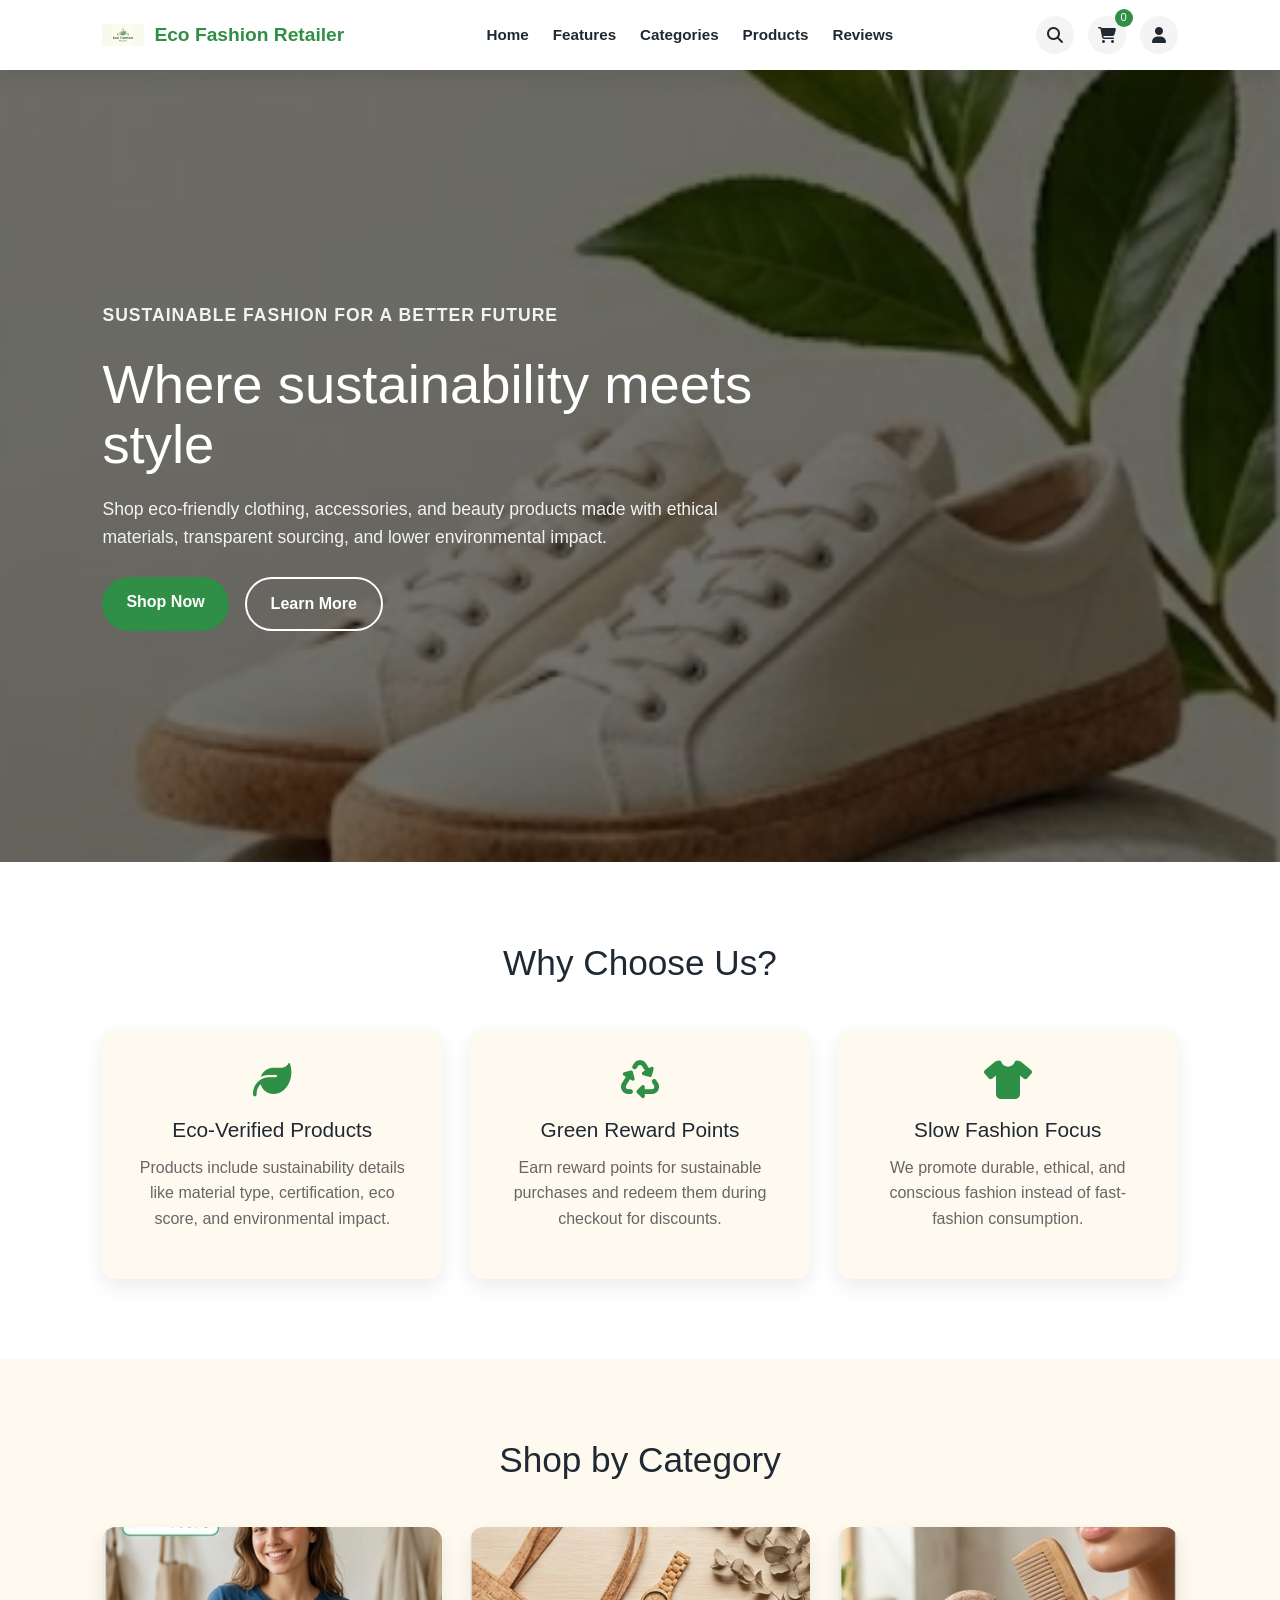
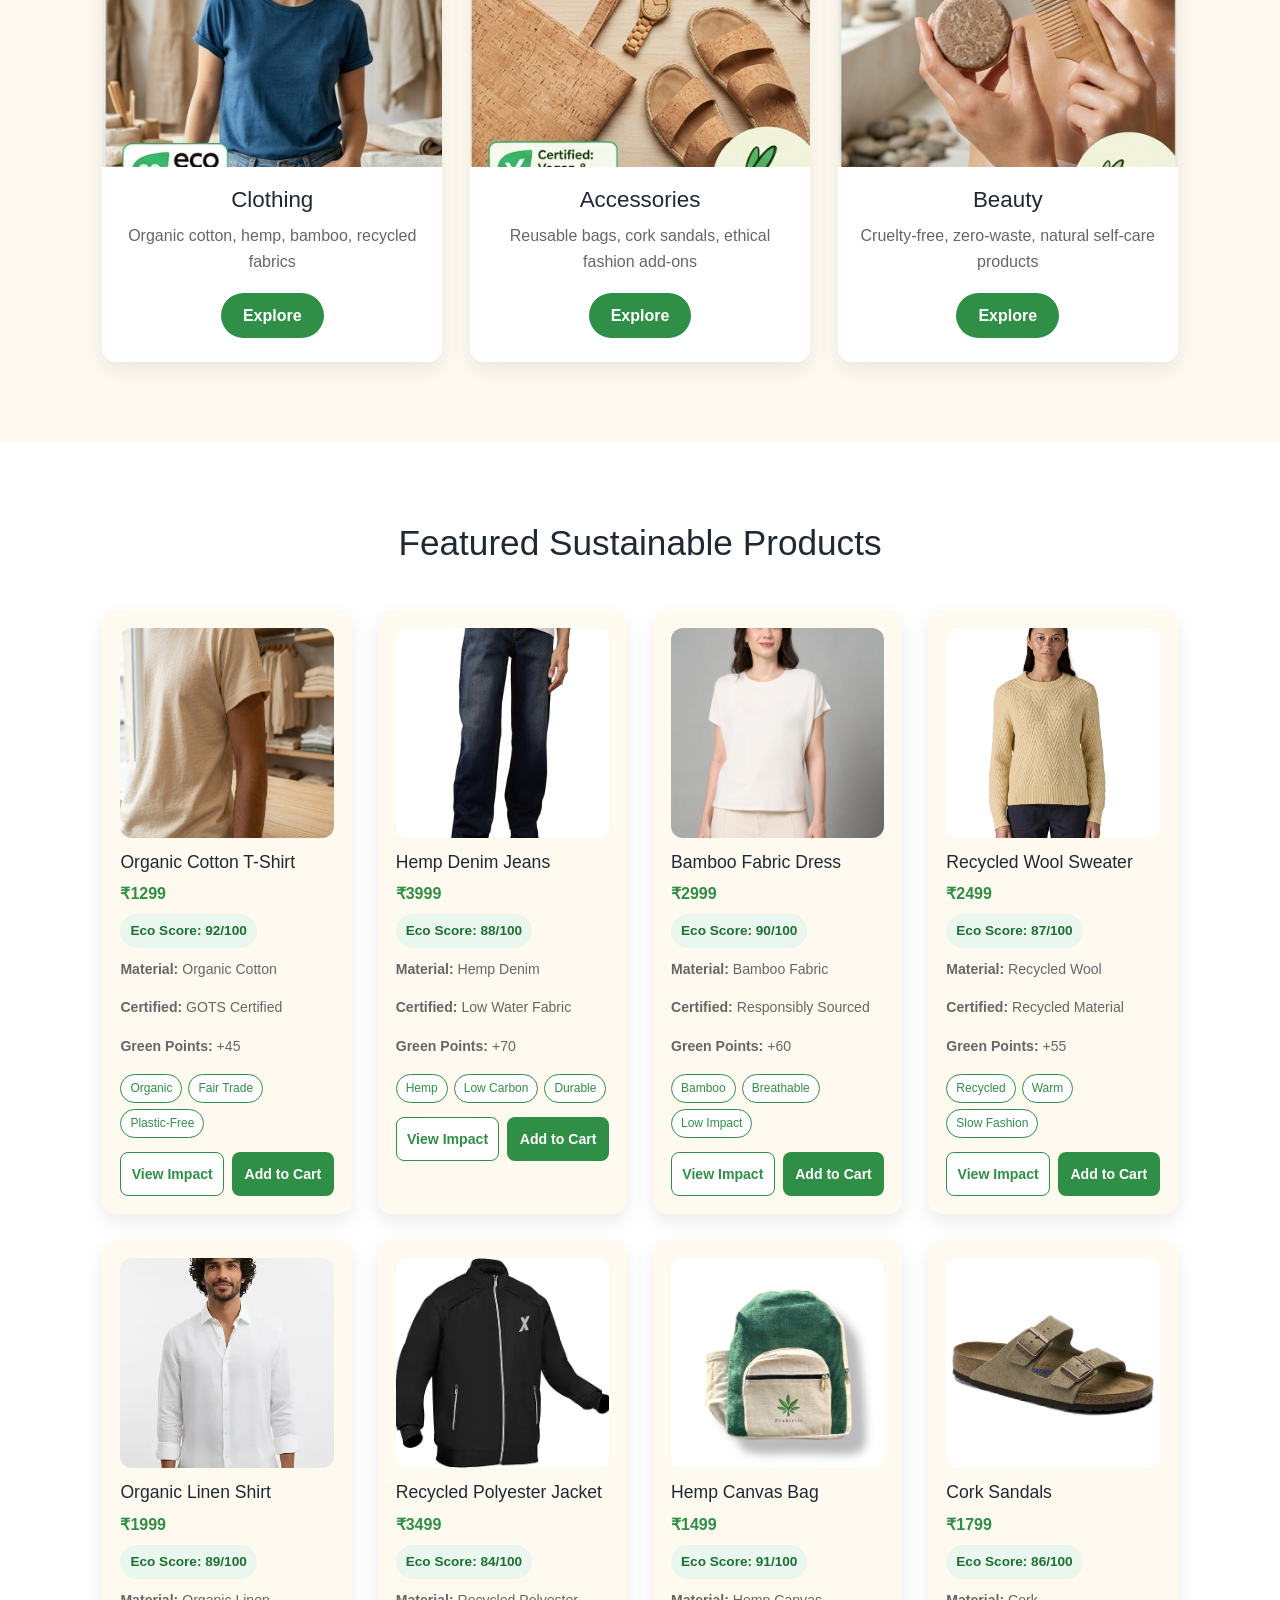
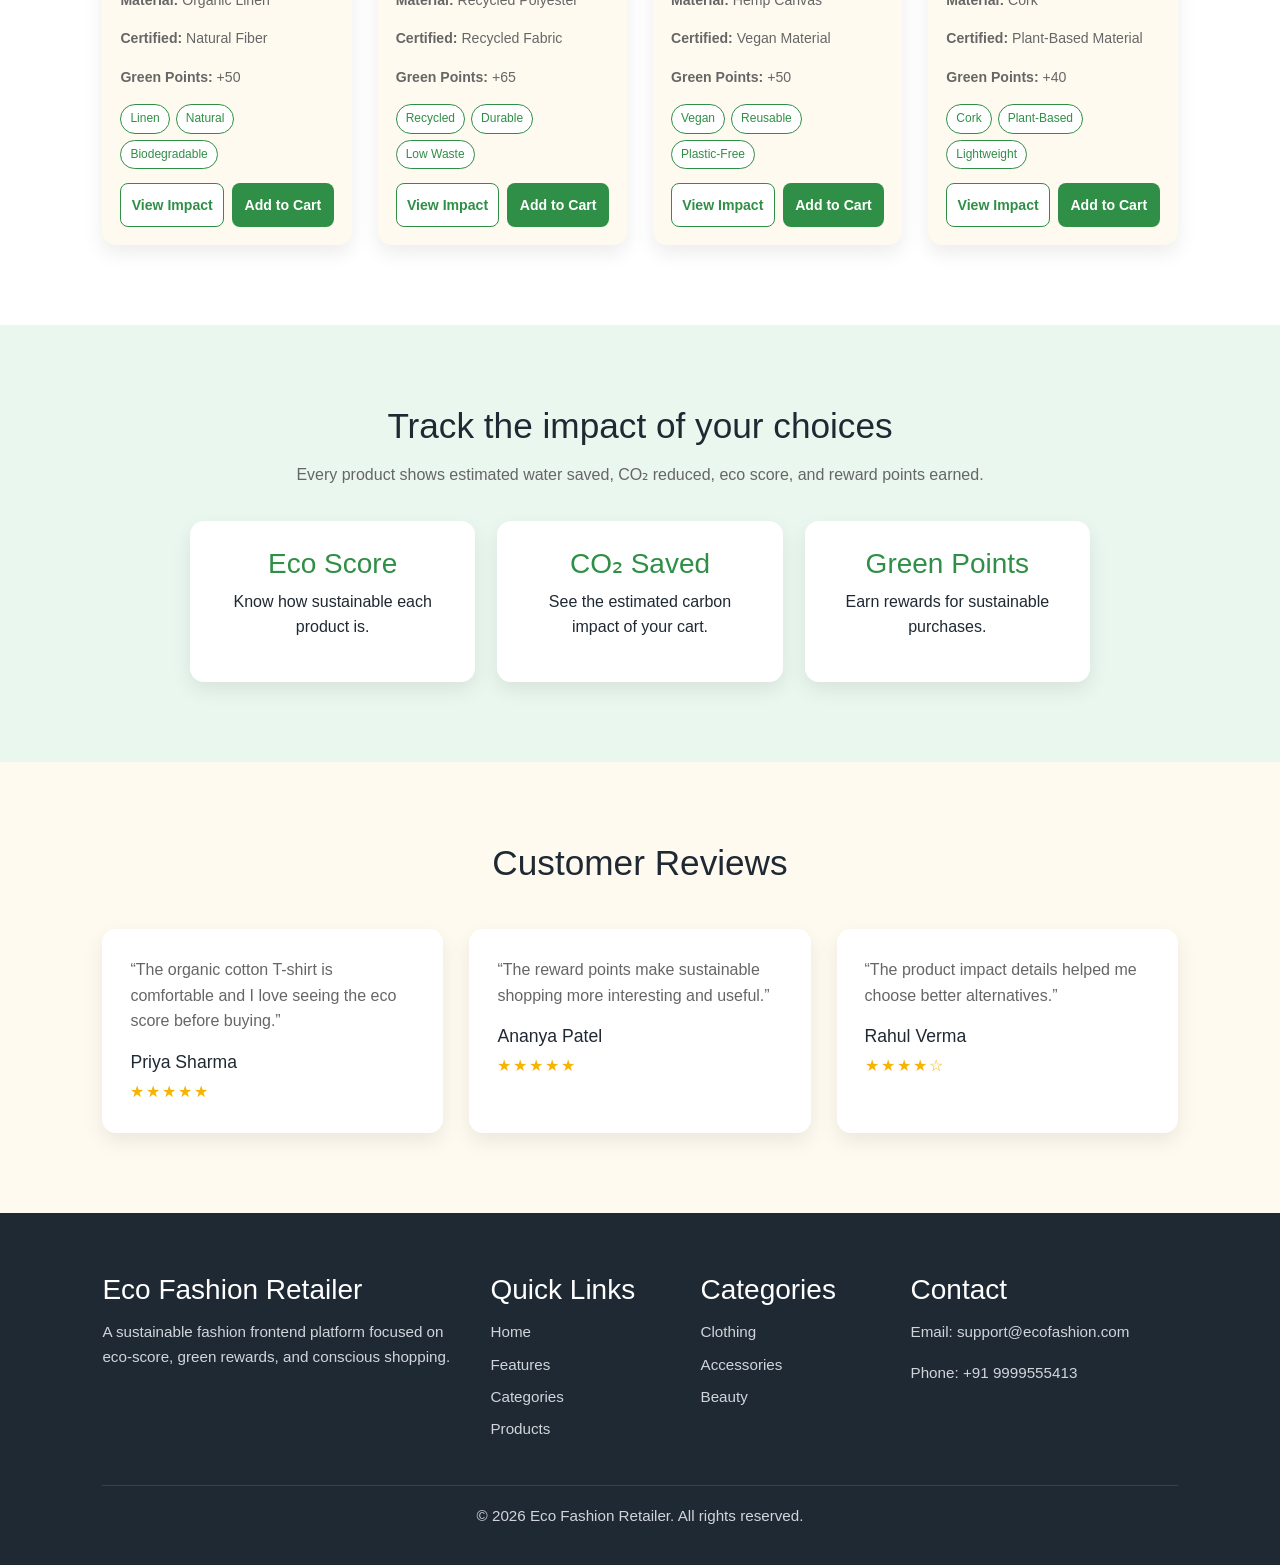
<file: index.html>
<!DOCTYPE html>
<html lang="en">

<head>
  <meta charset="UTF-8" />
  <meta name="viewport" content="width=device-width, initial-scale=1.0" />

  <title>Eco Fashion Retailer</title>

  <!-- Bootstrap -->
  <link href="https://cdn.jsdelivr.net/npm/bootstrap@5.3.2/dist/css/bootstrap.min.css" rel="stylesheet" />

  <!-- Font Awesome -->
  <link rel="stylesheet" href="https://cdnjs.cloudflare.com/ajax/libs/font-awesome/6.4.2/css/all.min.css" />

  <!-- Main CSS -->
  <link rel="stylesheet" href="css/style.css" />
</head>

<body>
  <!-- Header -->
  <header class="site-header">
    <a href="index.html" class="logo">
    <img src="assets/images/logo/logo.jpg" alt="Eco Fashion Retailer Logo" />
      <span>Eco Fashion Retailer</span>
    </a>

    <nav class="navbar" id="navbar">
      <a href="index.html">Home</a>
      <a href="#features">Features</a>
      <a href="#categories">Categories</a>
      <a href="#products">Products</a>
      <a href="#reviews">Reviews</a>
    </nav>

    <div class="header-icons">
      <button id="menu-btn" aria-label="Open Menu">
        <i class="fas fa-bars"></i>
      </button>

      <button id="search-btn" aria-label="Open Search">
        <i class="fas fa-search"></i>
      </button>

      <a href="pages/cart.html" class="cart-link">
        <i class="fas fa-shopping-cart"></i>
        <span id="cart-count">0</span>
      </a>

      <a href="pages/login.html">
        <i class="fas fa-user"></i>
      </a>
    </div>

    <form class="search-form" id="search-form">
      <input type="text" id="search-input" placeholder="Search sustainable products..." />
      <button type="submit">
        <i class="fas fa-search"></i>
      </button>
      <div class="search-results" id="search-results"></div>
    </form>
  </header>

  <!-- Hero Section -->
  <section class="hero" id="home">
    <div class="hero-content">
      <p class="tagline">Sustainable fashion for a better future</p>
      <h1>Where sustainability meets style</h1>
      <p>
        Shop eco-friendly clothing, accessories, and beauty products made with
        ethical materials, transparent sourcing, and lower environmental impact.
      </p>

      <div class="hero-buttons">
        <a href="#categories" class="primary-btn">Shop Now</a>
        <a href="#features" class="secondary-btn">Learn More</a>
      </div>
    </div>
  </section>

  <!-- Features -->
  <section class="features" id="features">
    <h2 class="section-title">Why Choose Us?</h2>

    <div class="feature-grid">
      <div class="feature-card">
        <i class="fas fa-leaf"></i>
        <h3>Eco-Verified Products</h3>
        <p>
          Products include sustainability details like material type,
          certification, eco score, and environmental impact.
        </p>
      </div>

      <div class="feature-card">
        <i class="fas fa-recycle"></i>
        <h3>Green Reward Points</h3>
        <p>
          Earn reward points for sustainable purchases and redeem them during
          checkout for discounts.
        </p>
      </div>

      <div class="feature-card">
        <i class="fas fa-shirt"></i>
        <h3>Slow Fashion Focus</h3>
        <p>
          We promote durable, ethical, and conscious fashion instead of
          fast-fashion consumption.
        </p>
      </div>
    </div>
  </section>

  <!-- Categories -->
  <section class="categories" id="categories">
    <h2 class="section-title">Shop by Category</h2>

    <div class="category-grid">
      <div class="category-card">
      <img src="assets/images/categories/clothing.jpg" alt="Sustainable Clothing" />
        <h3>Clothing</h3>
        <p>Organic cotton, hemp, bamboo, recycled fabrics</p>
        <a href="pages/clothing.html" class="card-btn">Explore</a>
      </div>

      <div class="category-card">
        <img src="assets/images/categories/accessories.jpg" alt="Eco Fashion Accessories" />
        <h3>Accessories</h3>
        <p>Reusable bags, cork sandals, ethical fashion add-ons</p>
        <a href="pages/accessories.html" class="card-btn">Explore</a>
      </div>

      <div class="category-card">
<img src="assets/images/categories/beauty.jpg" alt="Natural Beauty Products" />
        <h3>Beauty</h3>
        <p>Cruelty-free, zero-waste, natural self-care products</p>
        <a href="pages/beauty.html" class="card-btn">Explore</a>
      </div>
    </div>
  </section>

  <!-- Featured Products -->
  <section class="products" id="products">
    <h2 class="section-title">Featured Sustainable Products</h2>

    <div class="product-grid" id="featured-products">
      <!-- Products will be loaded using JavaScript -->
    </div>
  </section>

  <!-- Impact Section -->
  <section class="impact-section">
    <div class="impact-content">
      <h2>Track the impact of your choices</h2>
      <p>
        Every product shows estimated water saved, CO₂ reduced, eco score,
        and reward points earned.
      </p>

      <div class="impact-stats">
        <div>
          <h3>Eco Score</h3>
          <p>Know how sustainable each product is.</p>
        </div>

        <div>
          <h3>CO₂ Saved</h3>
          <p>See the estimated carbon impact of your cart.</p>
        </div>

        <div>
          <h3>Green Points</h3>
          <p>Earn rewards for sustainable purchases.</p>
        </div>
      </div>
    </div>
  </section>

  <!-- Reviews -->
  <section class="reviews" id="reviews">
    <h2 class="section-title">Customer Reviews</h2>

    <div class="review-grid">
      <div class="review-card">
        <p>
          “The organic cotton T-shirt is comfortable and I love seeing the eco
          score before buying.”
        </p>
        <h3>Priya Sharma</h3>
        <div class="stars">★★★★★</div>
      </div>

      <div class="review-card">
        <p>
          “The reward points make sustainable shopping more interesting and
          useful.”
        </p>
        <h3>Ananya Patel</h3>
        <div class="stars">★★★★★</div>
      </div>

      <div class="review-card">
        <p>
          “The product impact details helped me choose better alternatives.”
        </p>
        <h3>Rahul Verma</h3>
        <div class="stars">★★★★☆</div>
      </div>
    </div>
  </section>

  <!-- Footer -->
  <footer class="site-footer">
    <div class="footer-grid">
      <div>
        <h3>Eco Fashion Retailer</h3>
        <p>
          A sustainable fashion frontend platform focused on eco-score,
          green rewards, and conscious shopping.
        </p>
      </div>

      <div>
        <h3>Quick Links</h3>
        <a href="index.html">Home</a>
        <a href="#features">Features</a>
        <a href="#categories">Categories</a>
        <a href="#products">Products</a>
      </div>

      <div>
        <h3>Categories</h3>
        <a href="pages/clothing.html">Clothing</a>
        <a href="pages/accessories.html">Accessories</a>
        <a href="pages/beauty.html">Beauty</a>
      </div>

      <div>
        <h3>Contact</h3>
        <p>Email: support@ecofashion.com</p>
        <p>Phone: +91 9999555413</p>
      </div>
    </div>

    <p class="copyright">
      © 2026 Eco Fashion Retailer. All rights reserved.
    </p>
  </footer>

  <!-- Scripts -->
  <script src="data/products.js"></script>
  <script src="js/main.js"></script>
  <script src="js/cart.js"></script>
  <script src="js/products.js"></script>
  <script src="js/search.js"></script>
</body>

</html>
</file>
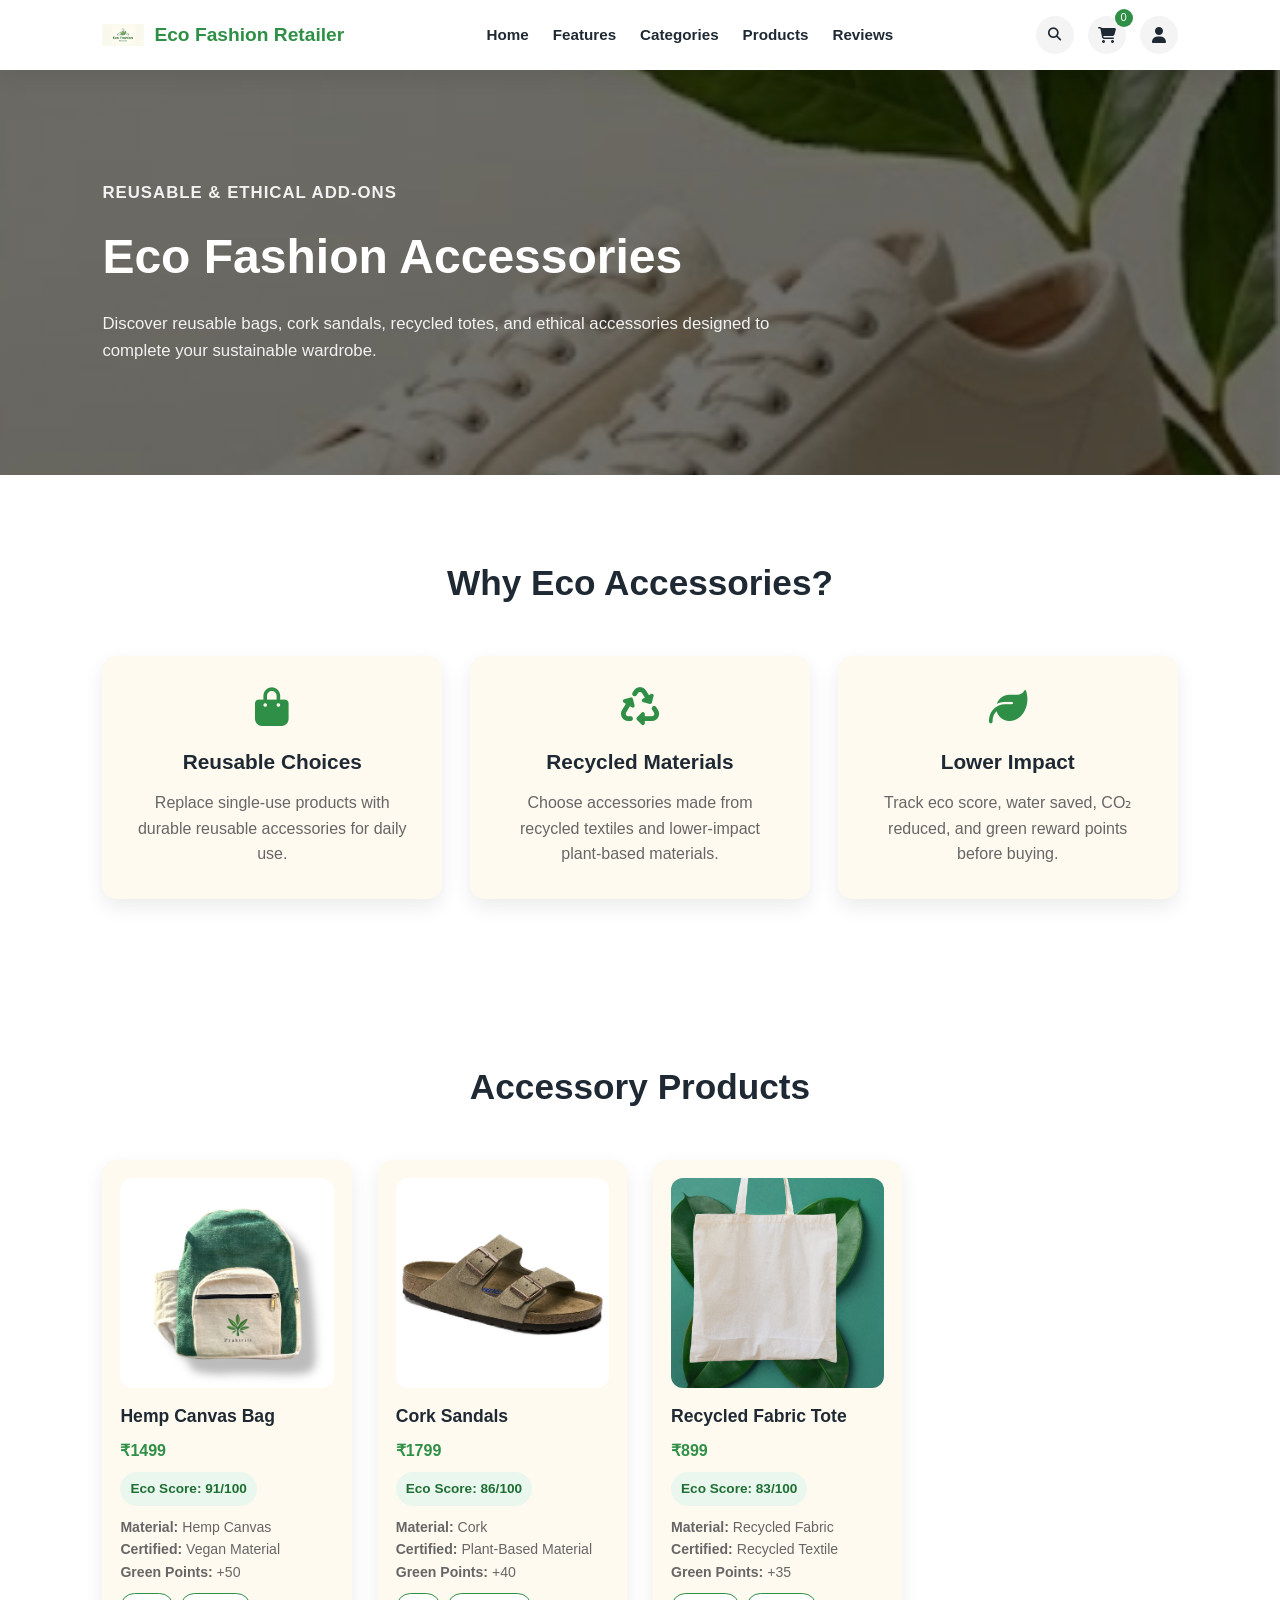
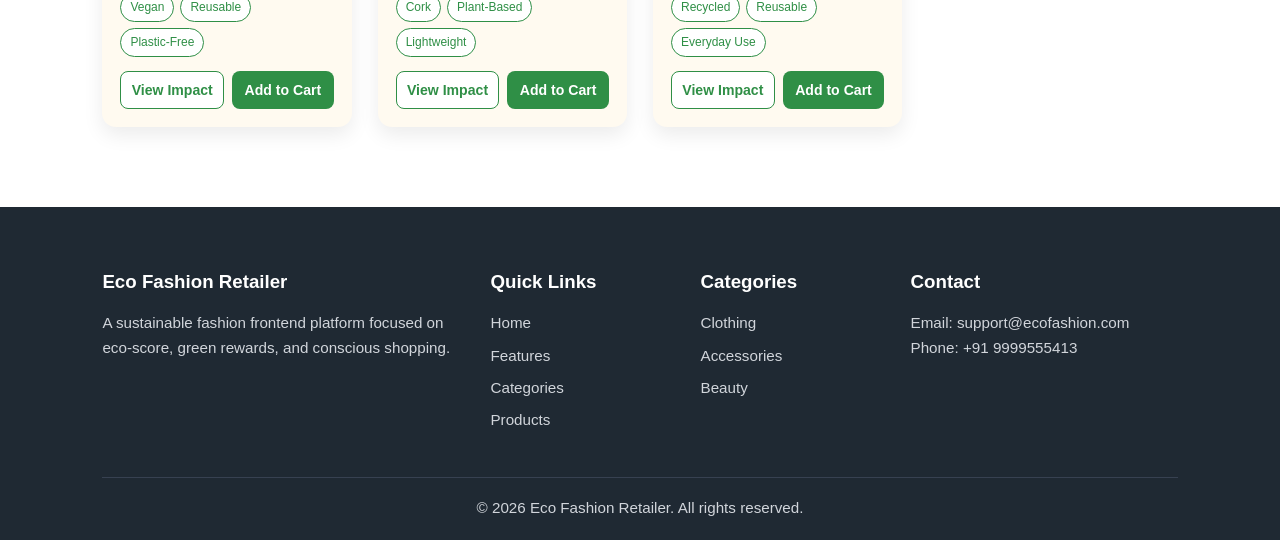
<file: pages/accessories.html>
<!DOCTYPE html>
<html lang="en">

<head>
  <meta charset="UTF-8" />
  <meta name="viewport" content="width=device-width, initial-scale=1.0" />

  <title>Accessories | Eco Fashion Retailer</title>

  <link rel="stylesheet" href="https://cdnjs.cloudflare.com/ajax/libs/font-awesome/6.4.2/css/all.min.css" />

  <link rel="stylesheet" href="../css/style.css" />
</head>

<body>
  <header class="site-header">
    <a href="../index.html" class="logo">
      <img src="../assets/images/logo/logo.jpg" alt="Eco Fashion Retailer Logo" />
      <span>Eco Fashion Retailer</span>
    </a>

    <nav class="navbar" id="navbar">
      <a href="../index.html">Home</a>
      <a href="../index.html#features">Features</a>
      <a href="../index.html#categories">Categories</a>
      <a href="../index.html#products">Products</a>
      <a href="../index.html#reviews">Reviews</a>
    </nav>

    <div class="header-icons">
      <button id="menu-btn" aria-label="Open Menu">
        <i class="fas fa-bars"></i>
      </button>

      <button id="search-btn" aria-label="Open Search">
        <i class="fas fa-search"></i>
      </button>

      <a href="cart.html" class="cart-link">
        <i class="fas fa-shopping-cart"></i>
        <span id="cart-count">0</span>
      </a>

      <a href="login.html">
        <i class="fas fa-user"></i>
      </a>
    </div>

    <form class="search-form" id="search-form">
      <input type="text" id="search-input" placeholder="Search sustainable products..." />
      <button type="submit">
        <i class="fas fa-search"></i>
      </button>
      <div class="search-results" id="search-results"></div>
    </form>
  </header>

  <section class="category-page-hero">
    <div>
      <p class="tagline">Reusable & Ethical Add-ons</p>
      <h1>Eco Fashion Accessories</h1>
      <p>
        Discover reusable bags, cork sandals, recycled totes, and ethical
        accessories designed to complete your sustainable wardrobe.
      </p>
    </div>
  </section>

  <section class="features">
    <h2 class="section-title">Why Eco Accessories?</h2>

    <div class="feature-grid">
      <div class="feature-card">
        <i class="fas fa-bag-shopping"></i>
        <h3>Reusable Choices</h3>
        <p>
          Replace single-use products with durable reusable accessories for
          daily use.
        </p>
      </div>

      <div class="feature-card">
        <i class="fas fa-recycle"></i>
        <h3>Recycled Materials</h3>
        <p>
          Choose accessories made from recycled textiles and lower-impact
          plant-based materials.
        </p>
      </div>

      <div class="feature-card">
        <i class="fas fa-leaf"></i>
        <h3>Lower Impact</h3>
        <p>
          Track eco score, water saved, CO₂ reduced, and green reward points
          before buying.
        </p>
      </div>
    </div>
  </section>

  <section class="products">
    <h2 class="section-title">Accessory Products</h2>

    <div class="product-grid" id="category-products">
      <!-- Accessories will be loaded using JavaScript -->
    </div>
  </section>

  <footer class="site-footer">
    <div class="footer-grid">
      <div>
        <h3>Eco Fashion Retailer</h3>
        <p>
          A sustainable fashion frontend platform focused on eco-score,
          green rewards, and conscious shopping.
        </p>
      </div>

      <div>
        <h3>Quick Links</h3>
        <a href="../index.html">Home</a>
        <a href="../index.html#features">Features</a>
        <a href="../index.html#categories">Categories</a>
        <a href="../index.html#products">Products</a>
      </div>

      <div>
        <h3>Categories</h3>
        <a href="clothing.html">Clothing</a>
        <a href="accessories.html">Accessories</a>
        <a href="beauty.html">Beauty</a>
      </div>

      <div>
        <h3>Contact</h3>
        <p>Email: support@ecofashion.com</p>
        <p>Phone: +91 9999555413</p>
      </div>
    </div>

    <p class="copyright">
      © 2026 Eco Fashion Retailer. All rights reserved.
    </p>
  </footer>

  <script src="../data/products.js"></script>
  <script src="../js/main.js"></script>
  <script src="../js/cart.js"></script>
  <script src="../js/products.js"></script>
  <script src="../js/search.js"></script>

  <script>
    document.addEventListener("DOMContentLoaded", () => {
      renderCategoryProducts("accessories");
    });
  </script>
</body>

</html>
</file>
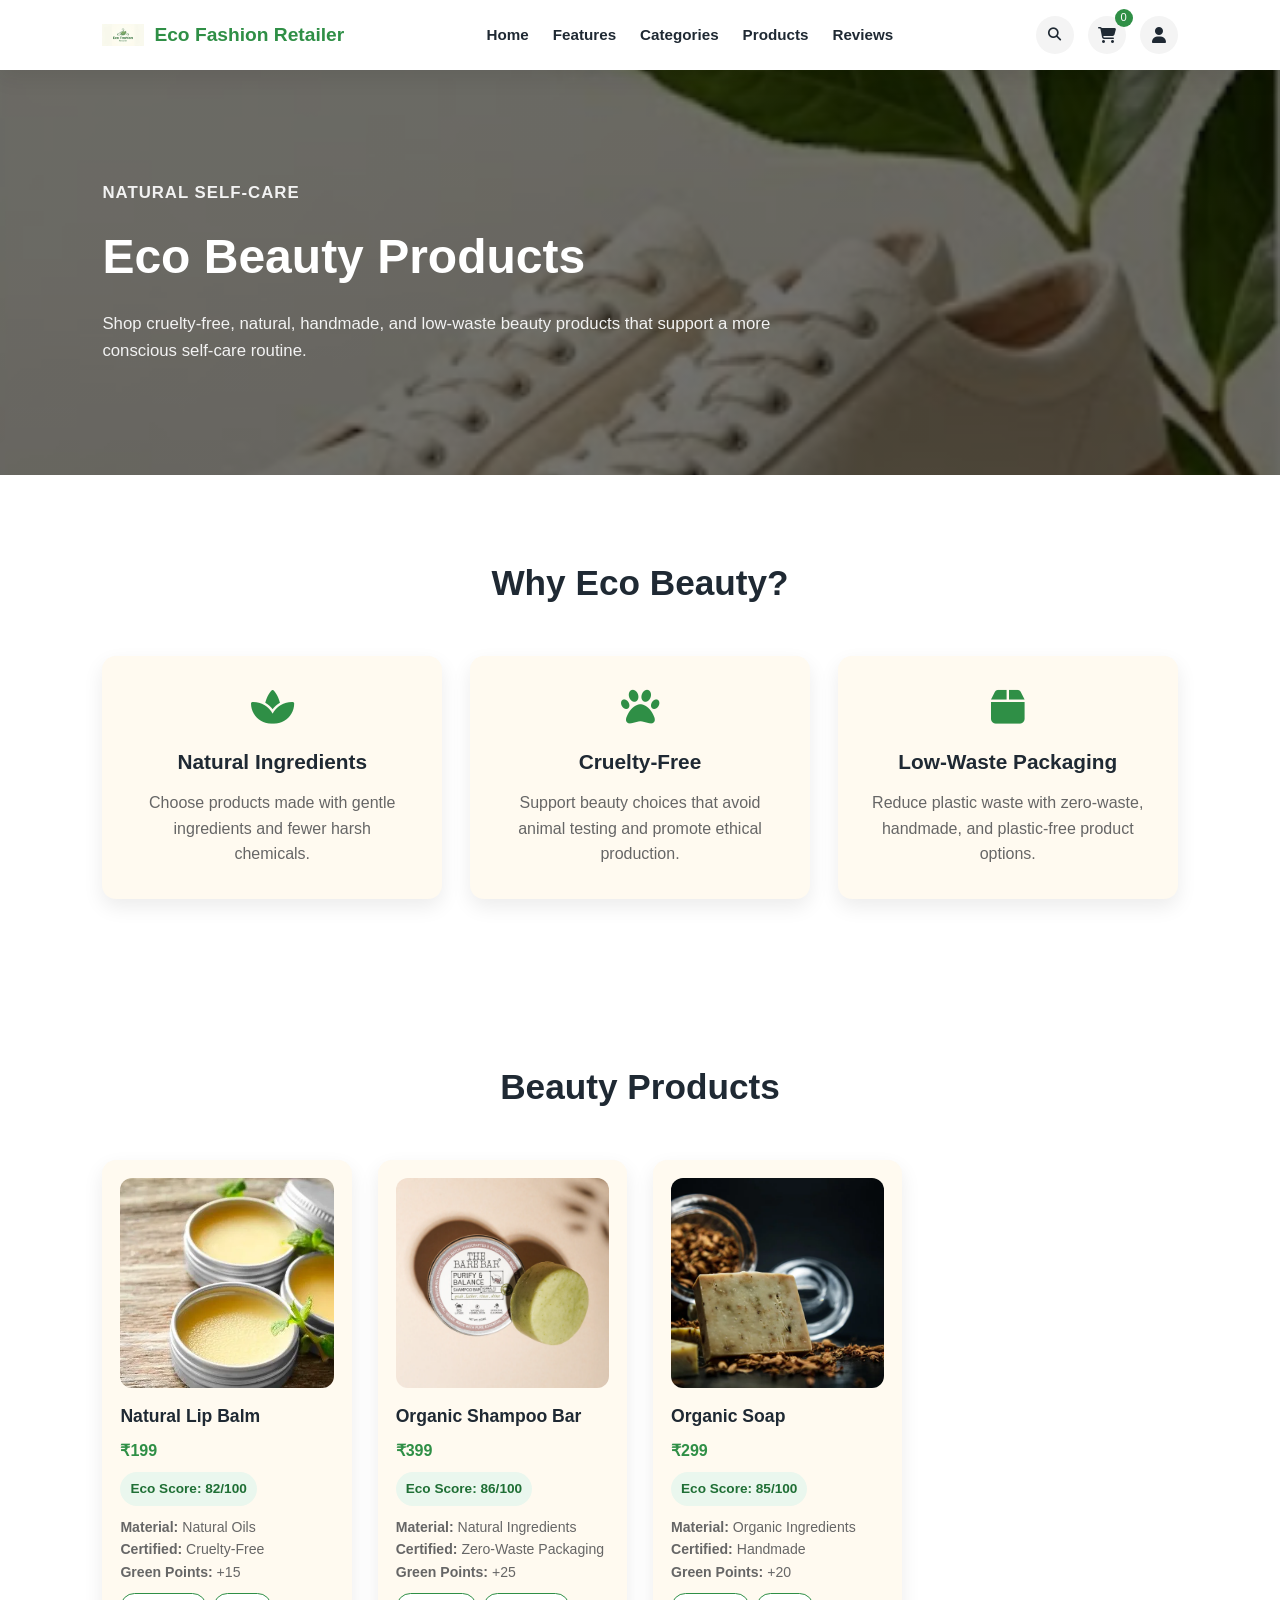
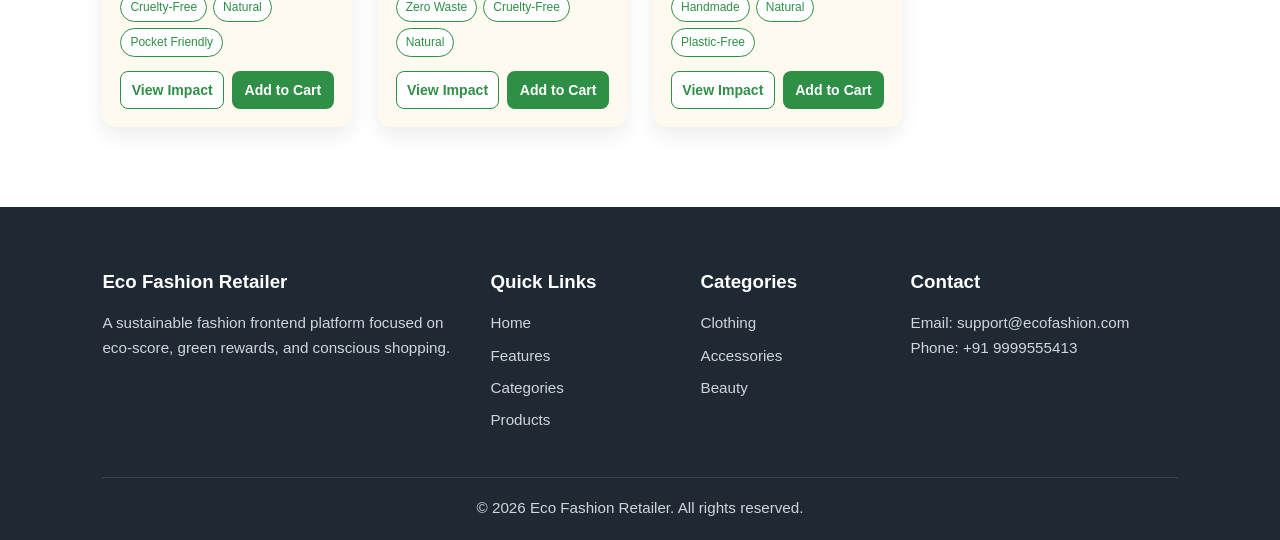
<file: pages/beauty.html>
<!DOCTYPE html>
<html lang="en">

<head>
  <meta charset="UTF-8" />
  <meta name="viewport" content="width=device-width, initial-scale=1.0" />

  <title>Beauty | Eco Fashion Retailer</title>

  <link rel="stylesheet" href="https://cdnjs.cloudflare.com/ajax/libs/font-awesome/6.4.2/css/all.min.css" />

  <link rel="stylesheet" href="../css/style.css" />
</head>

<body>
  <header class="site-header">
    <a href="../index.html" class="logo">
      <img src="../assets/images/logo/logo.jpg" alt="Eco Fashion Retailer Logo" />
      <span>Eco Fashion Retailer</span>
    </a>

    <nav class="navbar" id="navbar">
      <a href="../index.html">Home</a>
      <a href="../index.html#features">Features</a>
      <a href="../index.html#categories">Categories</a>
      <a href="../index.html#products">Products</a>
      <a href="../index.html#reviews">Reviews</a>
    </nav>

    <div class="header-icons">
      <button id="menu-btn" aria-label="Open Menu">
        <i class="fas fa-bars"></i>
      </button>

      <button id="search-btn" aria-label="Open Search">
        <i class="fas fa-search"></i>
      </button>

      <a href="cart.html" class="cart-link">
        <i class="fas fa-shopping-cart"></i>
        <span id="cart-count">0</span>
      </a>

      <a href="login.html">
        <i class="fas fa-user"></i>
      </a>
    </div>

    <form class="search-form" id="search-form">
      <input type="text" id="search-input" placeholder="Search sustainable products..." />
      <button type="submit">
        <i class="fas fa-search"></i>
      </button>
      <div class="search-results" id="search-results"></div>
    </form>
  </header>

  <section class="category-page-hero">
    <div>
      <p class="tagline">Natural Self-Care</p>
      <h1>Eco Beauty Products</h1>
      <p>
        Shop cruelty-free, natural, handmade, and low-waste beauty products
        that support a more conscious self-care routine.
      </p>
    </div>
  </section>

  <section class="features">
    <h2 class="section-title">Why Eco Beauty?</h2>

    <div class="feature-grid">
      <div class="feature-card">
        <i class="fas fa-spa"></i>
        <h3>Natural Ingredients</h3>
        <p>
          Choose products made with gentle ingredients and fewer harsh
          chemicals.
        </p>
      </div>

      <div class="feature-card">
        <i class="fas fa-paw"></i>
        <h3>Cruelty-Free</h3>
        <p>
          Support beauty choices that avoid animal testing and promote ethical
          production.
        </p>
      </div>

      <div class="feature-card">
        <i class="fas fa-box"></i>
        <h3>Low-Waste Packaging</h3>
        <p>
          Reduce plastic waste with zero-waste, handmade, and plastic-free
          product options.
        </p>
      </div>
    </div>
  </section>

  <section class="products">
    <h2 class="section-title">Beauty Products</h2>

    <div class="product-grid" id="category-products">
      <!-- Beauty products will be loaded using JavaScript -->
    </div>
  </section>

  <footer class="site-footer">
    <div class="footer-grid">
      <div>
        <h3>Eco Fashion Retailer</h3>
        <p>
          A sustainable fashion frontend platform focused on eco-score,
          green rewards, and conscious shopping.
        </p>
      </div>

      <div>
        <h3>Quick Links</h3>
        <a href="../index.html">Home</a>
        <a href="../index.html#features">Features</a>
        <a href="../index.html#categories">Categories</a>
        <a href="../index.html#products">Products</a>
      </div>

      <div>
        <h3>Categories</h3>
        <a href="clothing.html">Clothing</a>
        <a href="accessories.html">Accessories</a>
        <a href="beauty.html">Beauty</a>
      </div>

      <div>
        <h3>Contact</h3>
        <p>Email: support@ecofashion.com</p>
        <p>Phone: +91 9999555413</p>
      </div>
    </div>

    <p class="copyright">
      © 2026 Eco Fashion Retailer. All rights reserved.
    </p>
  </footer>

  <script src="../data/products.js"></script>
  <script src="../js/main.js"></script>
  <script src="../js/cart.js"></script>
  <script src="../js/products.js"></script>
  <script src="../js/search.js"></script>

  <script>
    document.addEventListener("DOMContentLoaded", () => {
      renderCategoryProducts("beauty");
    });
  </script>
</body>

</html>
</file>
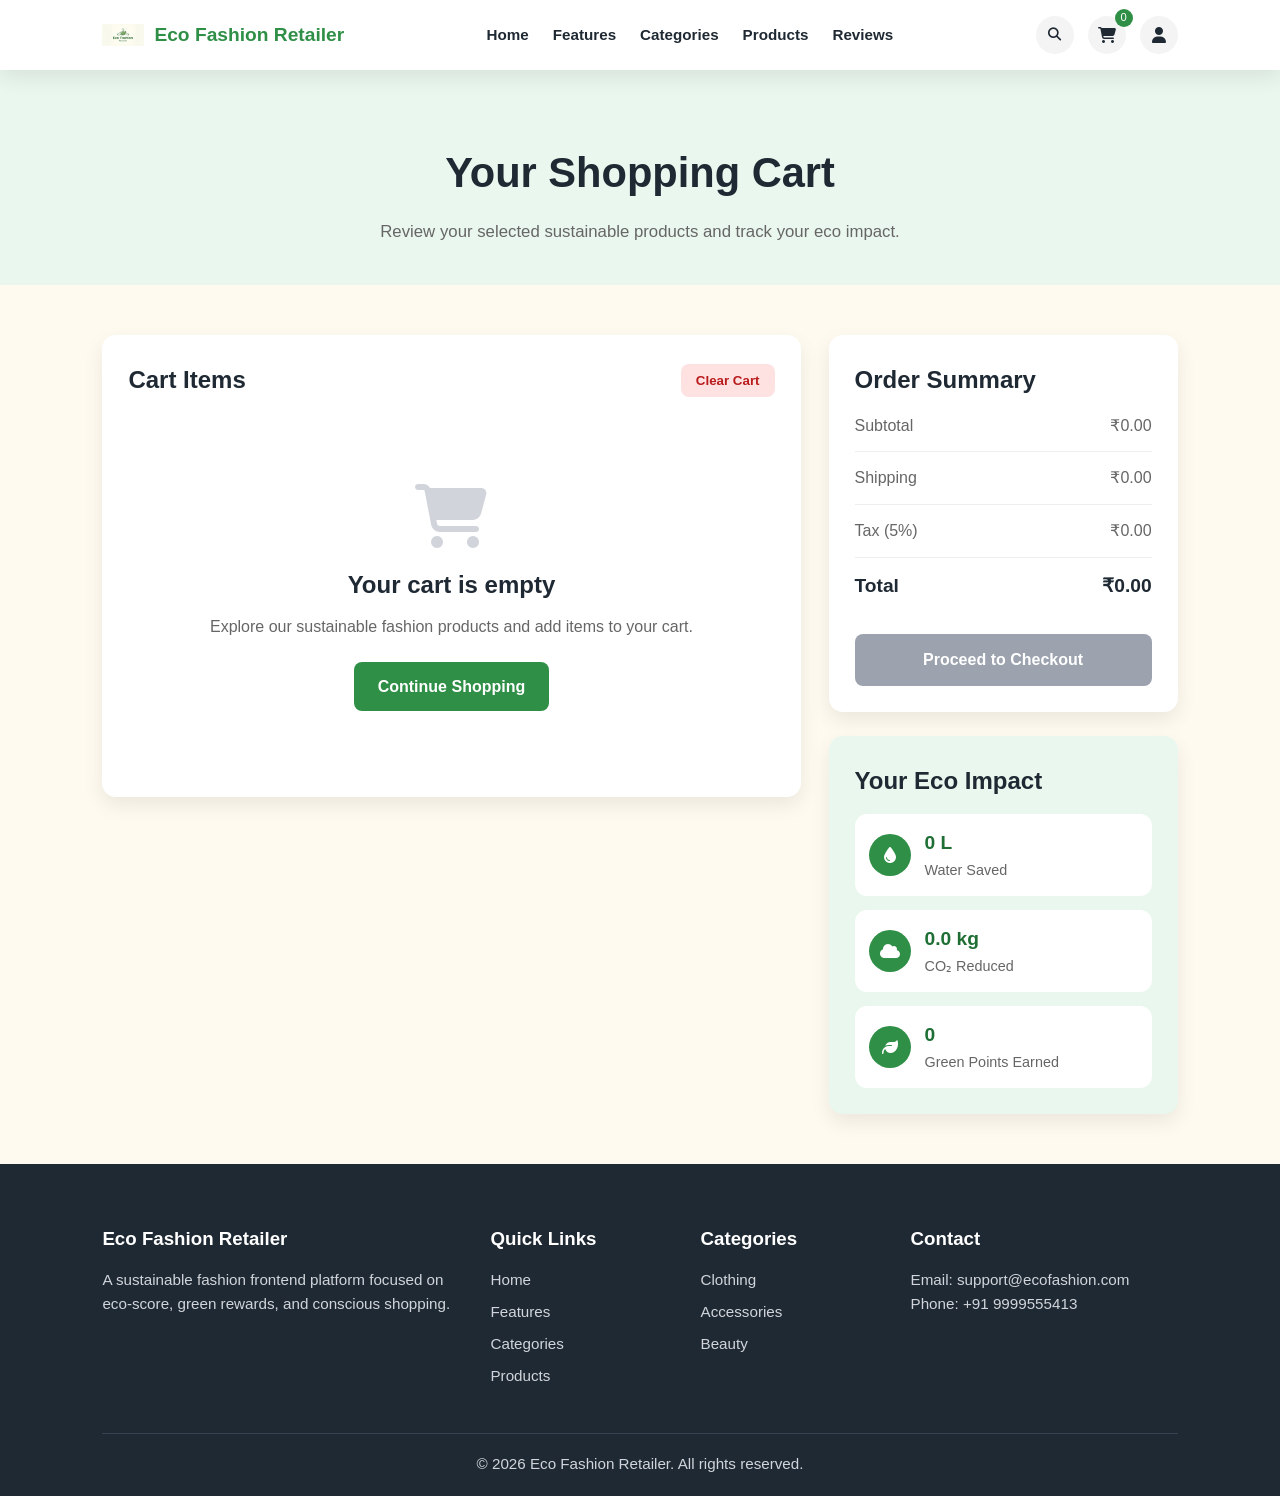
<file: pages/cart.html>
<!DOCTYPE html>
<html lang="en">

<head>
  <meta charset="UTF-8" />
  <meta name="viewport" content="width=device-width, initial-scale=1.0" />

  <title>Cart | Eco Fashion Retailer</title>

  <!-- Font Awesome -->
  <link rel="stylesheet" href="https://cdnjs.cloudflare.com/ajax/libs/font-awesome/6.4.2/css/all.min.css" />

  <!-- CSS -->
  <link rel="stylesheet" href="../css/style.css" />
  <link rel="stylesheet" href="../css/cart.css" />
</head>

<body>
  <!-- Header -->
  <header class="site-header">
    <a href="../index.html" class="logo">
      <img src="../assets/images/logo/logo.jpg" alt="Eco Fashion Retailer Logo" />
      <span>Eco Fashion Retailer</span>
    </a>

    <nav class="navbar" id="navbar">
      <a href="../index.html">Home</a>
      <a href="../index.html#features">Features</a>
      <a href="../index.html#categories">Categories</a>
      <a href="../index.html#products">Products</a>
      <a href="../index.html#reviews">Reviews</a>
    </nav>

    <div class="header-icons">
      <button id="menu-btn" aria-label="Open Menu">
        <i class="fas fa-bars"></i>
      </button>

      <button id="search-btn" aria-label="Open Search">
        <i class="fas fa-search"></i>
      </button>

      <a href="cart.html" class="cart-link">
        <i class="fas fa-shopping-cart"></i>
        <span id="cart-count">0</span>
      </a>

      <a href="login.html">
        <i class="fas fa-user"></i>
      </a>
    </div>

    <form class="search-form" id="search-form">
      <input type="text" id="search-input" placeholder="Search sustainable products..." />
      <button type="submit">
        <i class="fas fa-search"></i>
      </button>
      <div class="search-results" id="search-results"></div>
    </form>
  </header>

  <!-- Cart Page -->
  <main class="cart-page">
    <section class="cart-hero">
      <h1>Your Shopping Cart</h1>
      <p>Review your selected sustainable products and track your eco impact.</p>
    </section>

    <section class="cart-layout">
      <!-- Cart Items -->
      <div class="cart-items-section">
        <div class="cart-section-header">
          <h2>Cart Items</h2>
          <button class="clear-cart-btn" onclick="clearCart()">
            Clear Cart
          </button>
        </div>

        <div id="cart-items-container">
          <!-- Cart items will be loaded using JavaScript -->
        </div>
      </div>

      <!-- Summary -->
      <aside class="cart-summary-section">
        <div class="summary-card">
          <h2>Order Summary</h2>

          <div class="summary-row">
            <span>Subtotal</span>
            <span id="cart-subtotal">₹0.00</span>
          </div>

          <div class="summary-row">
            <span>Shipping</span>
            <span id="cart-shipping">₹0.00</span>
          </div>

          <div class="summary-row">
            <span>Tax (5%)</span>
            <span id="cart-tax">₹0.00</span>
          </div>

          <div class="summary-row total-row">
            <span>Total</span>
            <span id="cart-total">₹0.00</span>
          </div>

          <a href="checkout.html" class="checkout-btn" id="checkout-btn">
            Proceed to Checkout
          </a>
        </div>

        <div class="summary-card eco-impact-card">
          <h2>Your Eco Impact</h2>

          <div class="impact-row">
            <i class="fas fa-tint"></i>
            <div>
              <h3 id="cart-water-saved">0 L</h3>
              <p>Water Saved</p>
            </div>
          </div>

          <div class="impact-row">
            <i class="fas fa-cloud"></i>
            <div>
              <h3 id="cart-co2-saved">0 kg</h3>
              <p>CO₂ Reduced</p>
            </div>
          </div>

          <div class="impact-row">
            <i class="fas fa-leaf"></i>
            <div>
              <h3 id="cart-reward-points">0</h3>
              <p>Green Points Earned</p>
            </div>
          </div>
        </div>
      </aside>
    </section>
  </main>

  <!-- Footer -->
  <footer class="site-footer">
    <div class="footer-grid">
      <div>
        <h3>Eco Fashion Retailer</h3>
        <p>
          A sustainable fashion frontend platform focused on eco-score,
          green rewards, and conscious shopping.
        </p>
      </div>

      <div>
        <h3>Quick Links</h3>
        <a href="../index.html">Home</a>
        <a href="../index.html#features">Features</a>
        <a href="../index.html#categories">Categories</a>
        <a href="../index.html#products">Products</a>
      </div>

      <div>
        <h3>Categories</h3>
        <a href="clothing.html">Clothing</a>
        <a href="accessories.html">Accessories</a>
        <a href="beauty.html">Beauty</a>
      </div>

      <div>
        <h3>Contact</h3>
        <p>Email: support@ecofashion.com</p>
        <p>Phone: +91 9999555413</p>
      </div>
    </div>

    <p class="copyright">
      © 2026 Eco Fashion Retailer. All rights reserved.
    </p>
  </footer>

  <!-- Scripts -->
  <script src="../data/products.js"></script>
  <script src="../js/main.js"></script>
  <script src="../js/cart.js"></script>
  <script src="../js/products.js"></script>
  <script src="../js/search.js"></script>
</body>

</html>
</file>
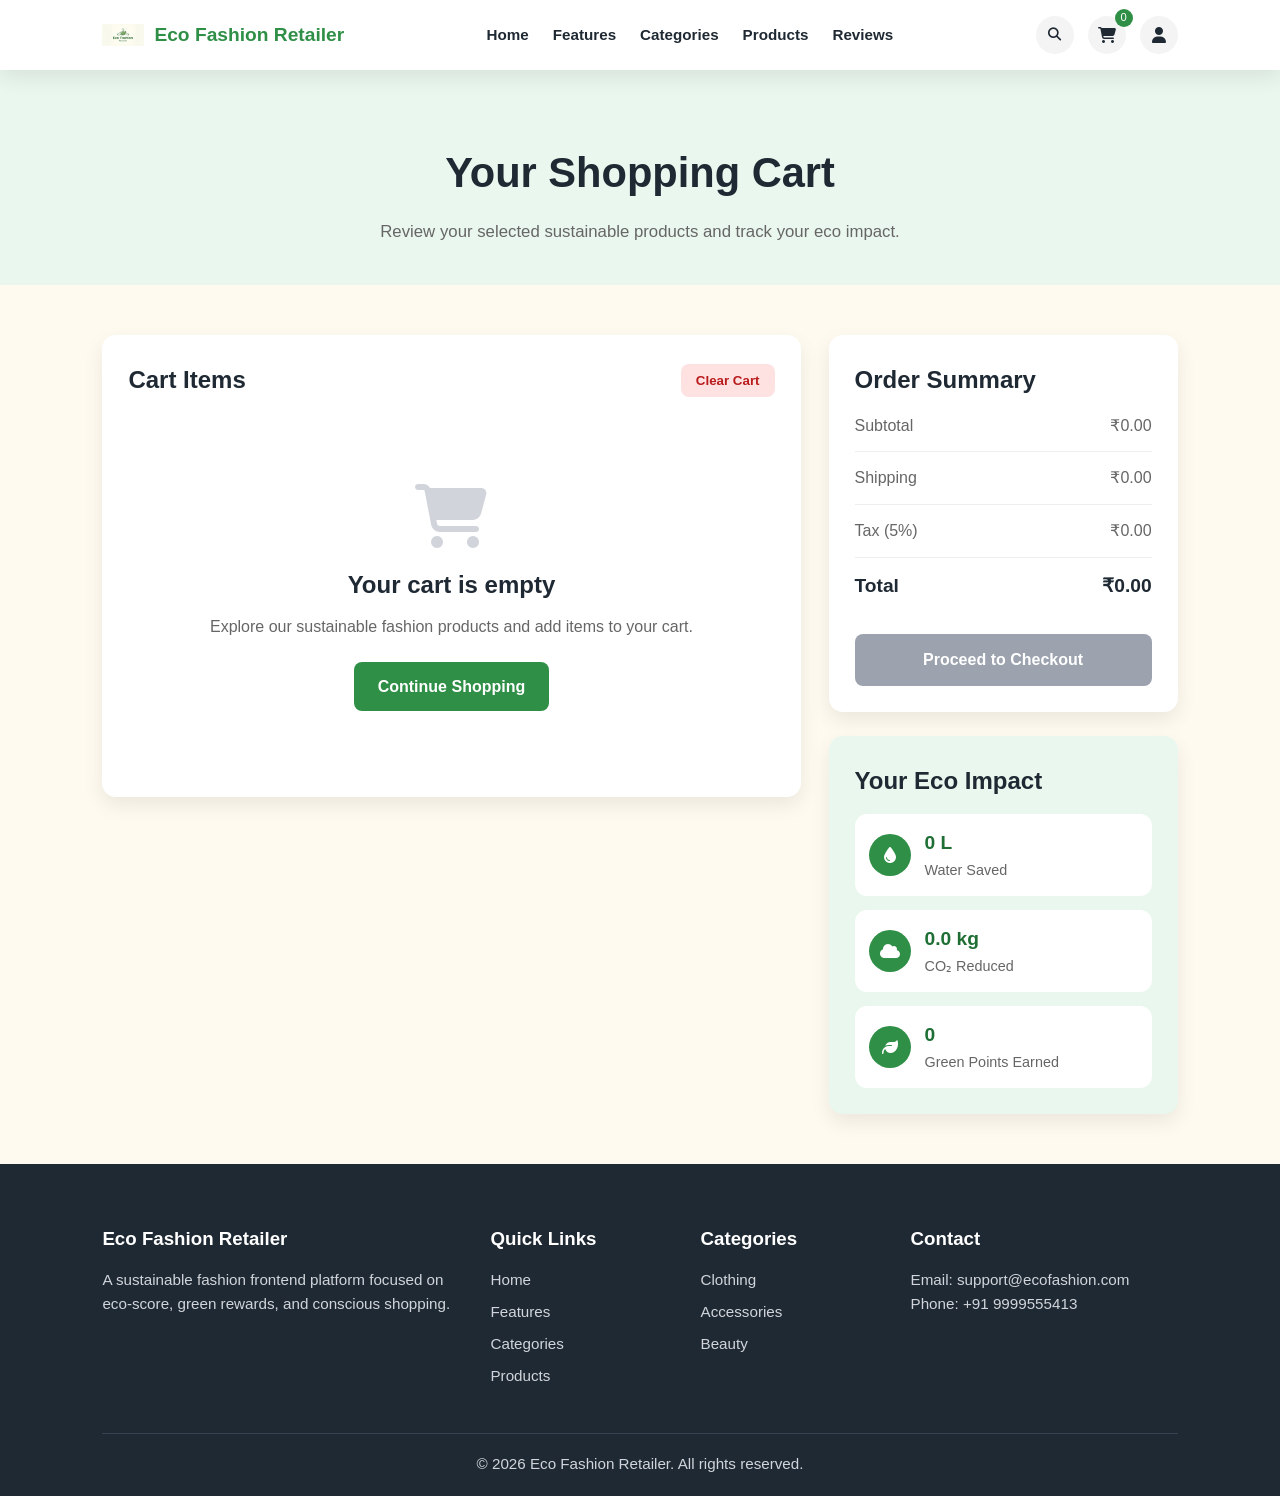
<file: pages/checkout.html>
<!DOCTYPE html>
<html lang="en">

<head>
  <meta charset="UTF-8" />
  <meta name="viewport" content="width=device-width, initial-scale=1.0" />

  <title>Checkout | Eco Fashion Retailer</title>

  <link rel="stylesheet" href="https://cdnjs.cloudflare.com/ajax/libs/font-awesome/6.4.2/css/all.min.css" />

  <link rel="stylesheet" href="../css/style.css" />
  <link rel="stylesheet" href="../css/checkout.css" />
</head>

<body>
  <header class="site-header">
    <a href="../index.html" class="logo">
      <img src="../assets/images/logo/logo.jpg" alt="Eco Fashion Retailer Logo" />
      <span>Eco Fashion Retailer</span>
    </a>

    <nav class="navbar" id="navbar">
      <a href="../index.html">Home</a>
      <a href="../index.html#features">Features</a>
      <a href="../index.html#categories">Categories</a>
      <a href="../index.html#products">Products</a>
      <a href="../index.html#reviews">Reviews</a>
    </nav>

    <div class="header-icons">
      <button id="menu-btn" aria-label="Open Menu">
        <i class="fas fa-bars"></i>
      </button>

      <button id="search-btn" aria-label="Open Search">
        <i class="fas fa-search"></i>
      </button>

      <a href="cart.html" class="cart-link">
        <i class="fas fa-shopping-cart"></i>
        <span id="cart-count">0</span>
      </a>

      <a href="login.html">
        <i class="fas fa-user"></i>
      </a>
    </div>

    <form class="search-form" id="search-form">
      <input type="text" id="search-input" placeholder="Search sustainable products..." />
      <button type="submit">
        <i class="fas fa-search"></i>
      </button>
      <div class="search-results" id="search-results"></div>
    </form>
  </header>

  <main class="checkout-page">
    <section class="checkout-hero">
      <h1>Checkout</h1>
      <p>Enter your delivery details and review your sustainable order.</p>
    </section>

    <section class="checkout-layout">
      <div class="checkout-form-section">
        <h2>Delivery Address</h2>

        <form id="checkout-form">
          <div class="form-row">
            <div class="form-group">
              <label for="fullName">Full Name</label>
              <input type="text" id="fullName" required />
            </div>

            <div class="form-group">
              <label for="phone">Phone Number</label>
              <input type="tel" id="phone" required />
            </div>
          </div>

          <div class="form-group">
            <label for="address">Full Address</label>
            <textarea id="address" rows="4" required></textarea>
          </div>

          <div class="form-row">
            <div class="form-group">
              <label for="city">City</label>
              <input type="text" id="city" required />
            </div>

            <div class="form-group">
              <label for="state">State</label>
              <input type="text" id="state" required />
            </div>
          </div>

          <div class="form-row">
            <div class="form-group">
              <label for="pincode">Pincode</label>
              <input type="text" id="pincode" required />
            </div>

            <div class="form-group">
              <label for="paymentMethod">Preferred Payment Method</label>
              <select id="paymentMethod" required>
                <option value="">Select payment method</option>
                <option value="UPI">UPI</option>
                <option value="Card">Credit/Debit Card</option>
                <option value="Net Banking">Net Banking</option>
                <option value="Cash on Delivery">Cash on Delivery</option>
              </select>
            </div>
          </div>

          <button type="submit" class="place-order-btn">
            Continue to Payment
          </button>
        </form>
      </div>

      <aside class="checkout-summary-section">
        <div class="checkout-summary-card">
          <h2>Order Summary</h2>

          <div id="checkout-items">
            <!-- Items loaded by JS -->
          </div>

          <div class="summary-divider"></div>

          <div class="summary-row">
            <span>Subtotal</span>
            <span id="checkout-subtotal">₹0.00</span>
          </div>

          <div class="summary-row">
            <span>Shipping</span>
            <span id="checkout-shipping">₹0.00</span>
          </div>

          <div class="summary-row">
            <span>Tax (5%)</span>
            <span id="checkout-tax">₹0.00</span>
          </div>

          <div class="summary-row total-row">
            <span>Total</span>
            <span id="checkout-total">₹0.00</span>
          </div>
        </div>

        <div class="checkout-summary-card eco-impact-card">
          <h2>Eco Impact</h2>

          <div class="impact-row">
            <i class="fas fa-tint"></i>
            <div>
              <h3 id="checkout-water-saved">0 L</h3>
              <p>Water Saved</p>
            </div>
          </div>

          <div class="impact-row">
            <i class="fas fa-cloud"></i>
            <div>
              <h3 id="checkout-co2-saved">0 kg</h3>
              <p>CO₂ Reduced</p>
            </div>
          </div>

          <div class="impact-row">
            <i class="fas fa-leaf"></i>
            <div>
              <h3 id="checkout-reward-points">0</h3>
              <p>Green Points Earned</p>
            </div>
          </div>
        </div>
      </aside>
    </section>
  </main>

  <footer class="site-footer">
    <div class="footer-grid">
      <div>
        <h3>Eco Fashion Retailer</h3>
        <p>
          A sustainable fashion frontend platform focused on eco-score,
          green rewards, and conscious shopping.
        </p>
      </div>

      <div>
        <h3>Quick Links</h3>
        <a href="../index.html">Home</a>
        <a href="../index.html#features">Features</a>
        <a href="../index.html#categories">Categories</a>
        <a href="../index.html#products">Products</a>
      </div>

      <div>
        <h3>Categories</h3>
        <a href="clothing.html">Clothing</a>
        <a href="accessories.html">Accessories</a>
        <a href="beauty.html">Beauty</a>
      </div>

      <div>
        <h3>Contact</h3>
        <p>Email: support@ecofashion.com</p>
        <p>Phone: +91 9999555413</p>
      </div>
    </div>

    <p class="copyright">
      © 2026 Eco Fashion Retailer. All rights reserved.
    </p>
  </footer>

  <script src="../data/products.js"></script>
  <script src="../js/main.js"></script>
  <script src="../js/cart.js"></script>
  <script src="../js/products.js"></script>
  <script src="../js/search.js"></script>
  <script src="../js/checkout.js"></script>
</body>

</html>
</file>
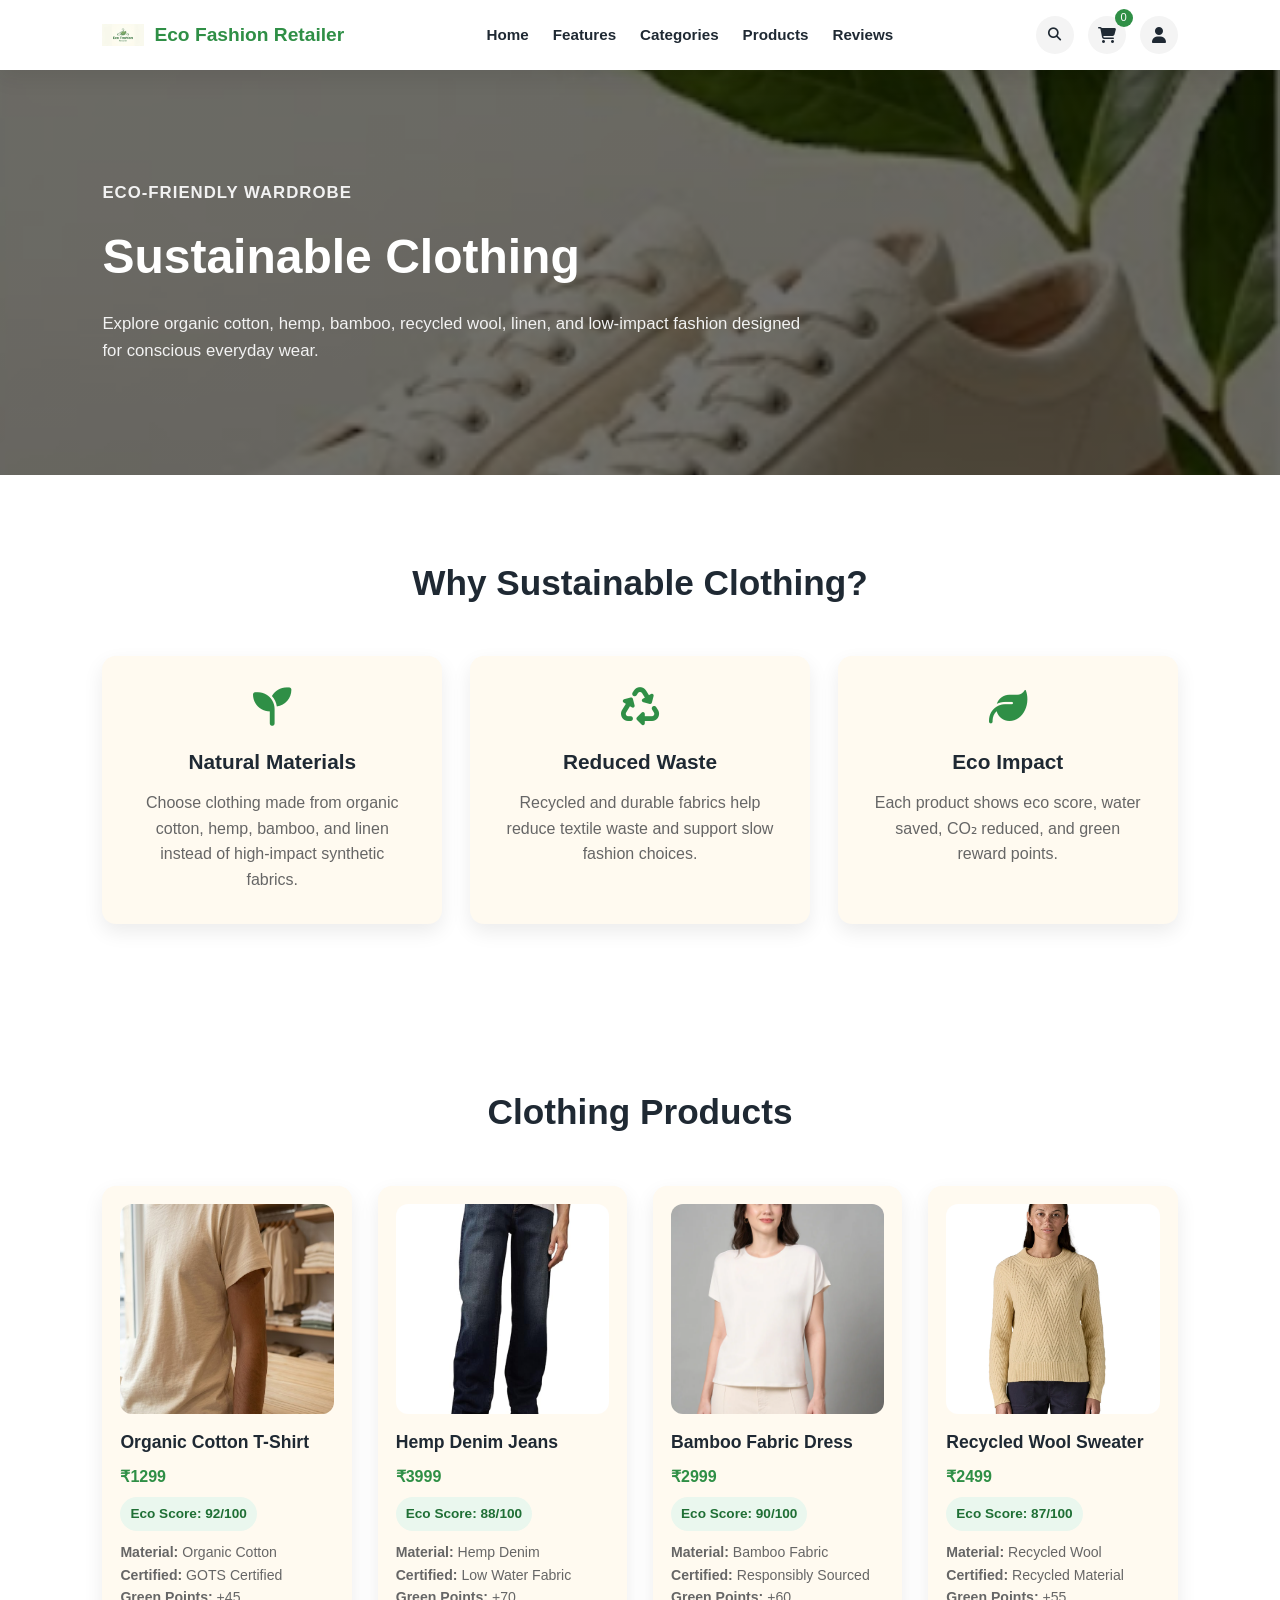
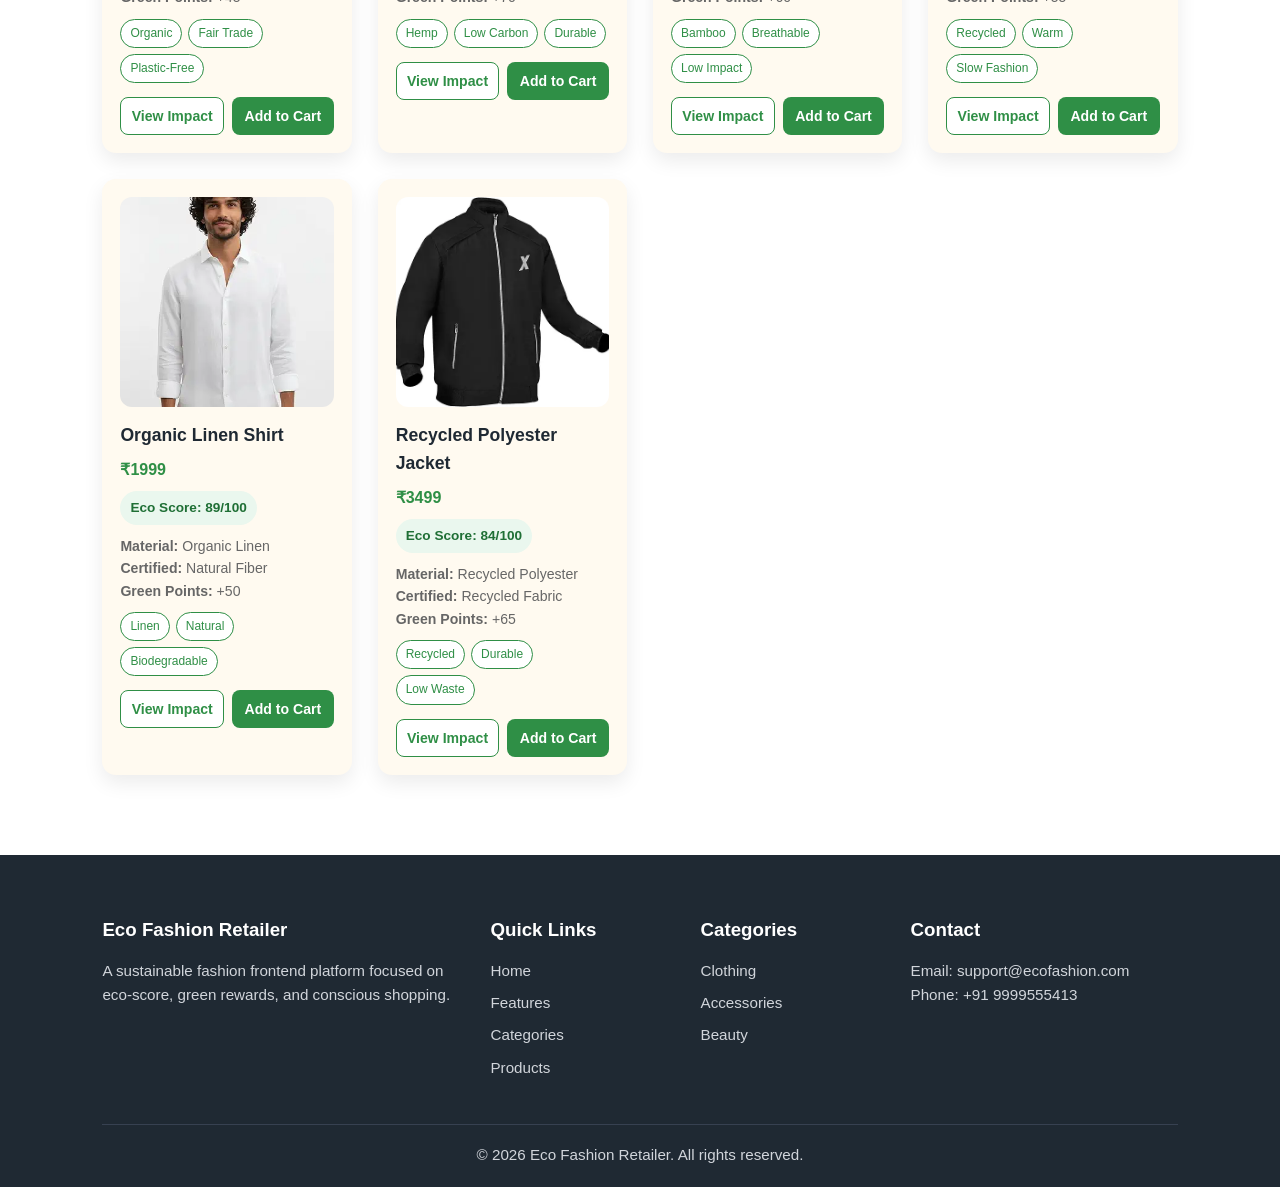
<file: pages/clothing.html>
<!DOCTYPE html>
<html lang="en">

<head>
  <meta charset="UTF-8" />
  <meta name="viewport" content="width=device-width, initial-scale=1.0" />

  <title>Clothing | Eco Fashion Retailer</title>

  <!-- Font Awesome -->
  <link rel="stylesheet" href="https://cdnjs.cloudflare.com/ajax/libs/font-awesome/6.4.2/css/all.min.css" />

  <!-- CSS -->
  <link rel="stylesheet" href="../css/style.css" />
</head>

<body>
  <!-- Header -->
  <header class="site-header">
    <a href="../index.html" class="logo">
      <img src="../assets/images/logo/logo.jpg" alt="Eco Fashion Retailer Logo" />
      <span>Eco Fashion Retailer</span>
    </a>

    <nav class="navbar" id="navbar">
      <a href="../index.html">Home</a>
      <a href="../index.html#features">Features</a>
      <a href="../index.html#categories">Categories</a>
      <a href="../index.html#products">Products</a>
      <a href="../index.html#reviews">Reviews</a>
    </nav>

    <div class="header-icons">
      <button id="menu-btn" aria-label="Open Menu">
        <i class="fas fa-bars"></i>
      </button>

      <button id="search-btn" aria-label="Open Search">
        <i class="fas fa-search"></i>
      </button>

      <a href="cart.html" class="cart-link">
        <i class="fas fa-shopping-cart"></i>
        <span id="cart-count">0</span>
      </a>

      <a href="login.html">
        <i class="fas fa-user"></i>
      </a>
    </div>

    <form class="search-form" id="search-form">
      <input type="text" id="search-input" placeholder="Search sustainable products..." />
      <button type="submit">
        <i class="fas fa-search"></i>
      </button>
      <div class="search-results" id="search-results"></div>
    </form>
  </header>

  <!-- Category Hero -->
  <section class="category-page-hero">
    <div>
      <p class="tagline">Eco-Friendly Wardrobe</p>
      <h1>Sustainable Clothing</h1>
      <p>
        Explore organic cotton, hemp, bamboo, recycled wool, linen, and
        low-impact fashion designed for conscious everyday wear.
      </p>
    </div>
  </section>

  <!-- Category Info -->
  <section class="features">
    <h2 class="section-title">Why Sustainable Clothing?</h2>

    <div class="feature-grid">
      <div class="feature-card">
        <i class="fas fa-seedling"></i>
        <h3>Natural Materials</h3>
        <p>
          Choose clothing made from organic cotton, hemp, bamboo, and linen
          instead of high-impact synthetic fabrics.
        </p>
      </div>

      <div class="feature-card">
        <i class="fas fa-recycle"></i>
        <h3>Reduced Waste</h3>
        <p>
          Recycled and durable fabrics help reduce textile waste and support
          slow fashion choices.
        </p>
      </div>

      <div class="feature-card">
        <i class="fas fa-leaf"></i>
        <h3>Eco Impact</h3>
        <p>
          Each product shows eco score, water saved, CO₂ reduced, and green
          reward points.
        </p>
      </div>
    </div>
  </section>

  <!-- Products -->
  <section class="products">
    <h2 class="section-title">Clothing Products</h2>

    <div class="product-grid" id="category-products">
      <!-- Clothing products will be loaded using JavaScript -->
    </div>
  </section>

  <!-- Footer -->
  <footer class="site-footer">
    <div class="footer-grid">
      <div>
        <h3>Eco Fashion Retailer</h3>
        <p>
          A sustainable fashion frontend platform focused on eco-score,
          green rewards, and conscious shopping.
        </p>
      </div>

      <div>
        <h3>Quick Links</h3>
        <a href="../index.html">Home</a>
        <a href="../index.html#features">Features</a>
        <a href="../index.html#categories">Categories</a>
        <a href="../index.html#products">Products</a>
      </div>

      <div>
        <h3>Categories</h3>
        <a href="clothing.html">Clothing</a>
        <a href="accessories.html">Accessories</a>
        <a href="beauty.html">Beauty</a>
      </div>

      <div>
        <h3>Contact</h3>
        <p>Email: support@ecofashion.com</p>
        <p>Phone: +91 9999555413</p>
      </div>
    </div>

    <p class="copyright">
      © 2026 Eco Fashion Retailer. All rights reserved.
    </p>
  </footer>

  <!-- Scripts -->
  <script src="../data/products.js"></script>
  <script src="../js/main.js"></script>
  <script src="../js/cart.js"></script>
  <script src="../js/products.js"></script>
  <script src="../js/search.js"></script>

  <script>
    document.addEventListener("DOMContentLoaded", () => {
      renderCategoryProducts("clothing");
    });
  </script>
</body>

</html>
</file>
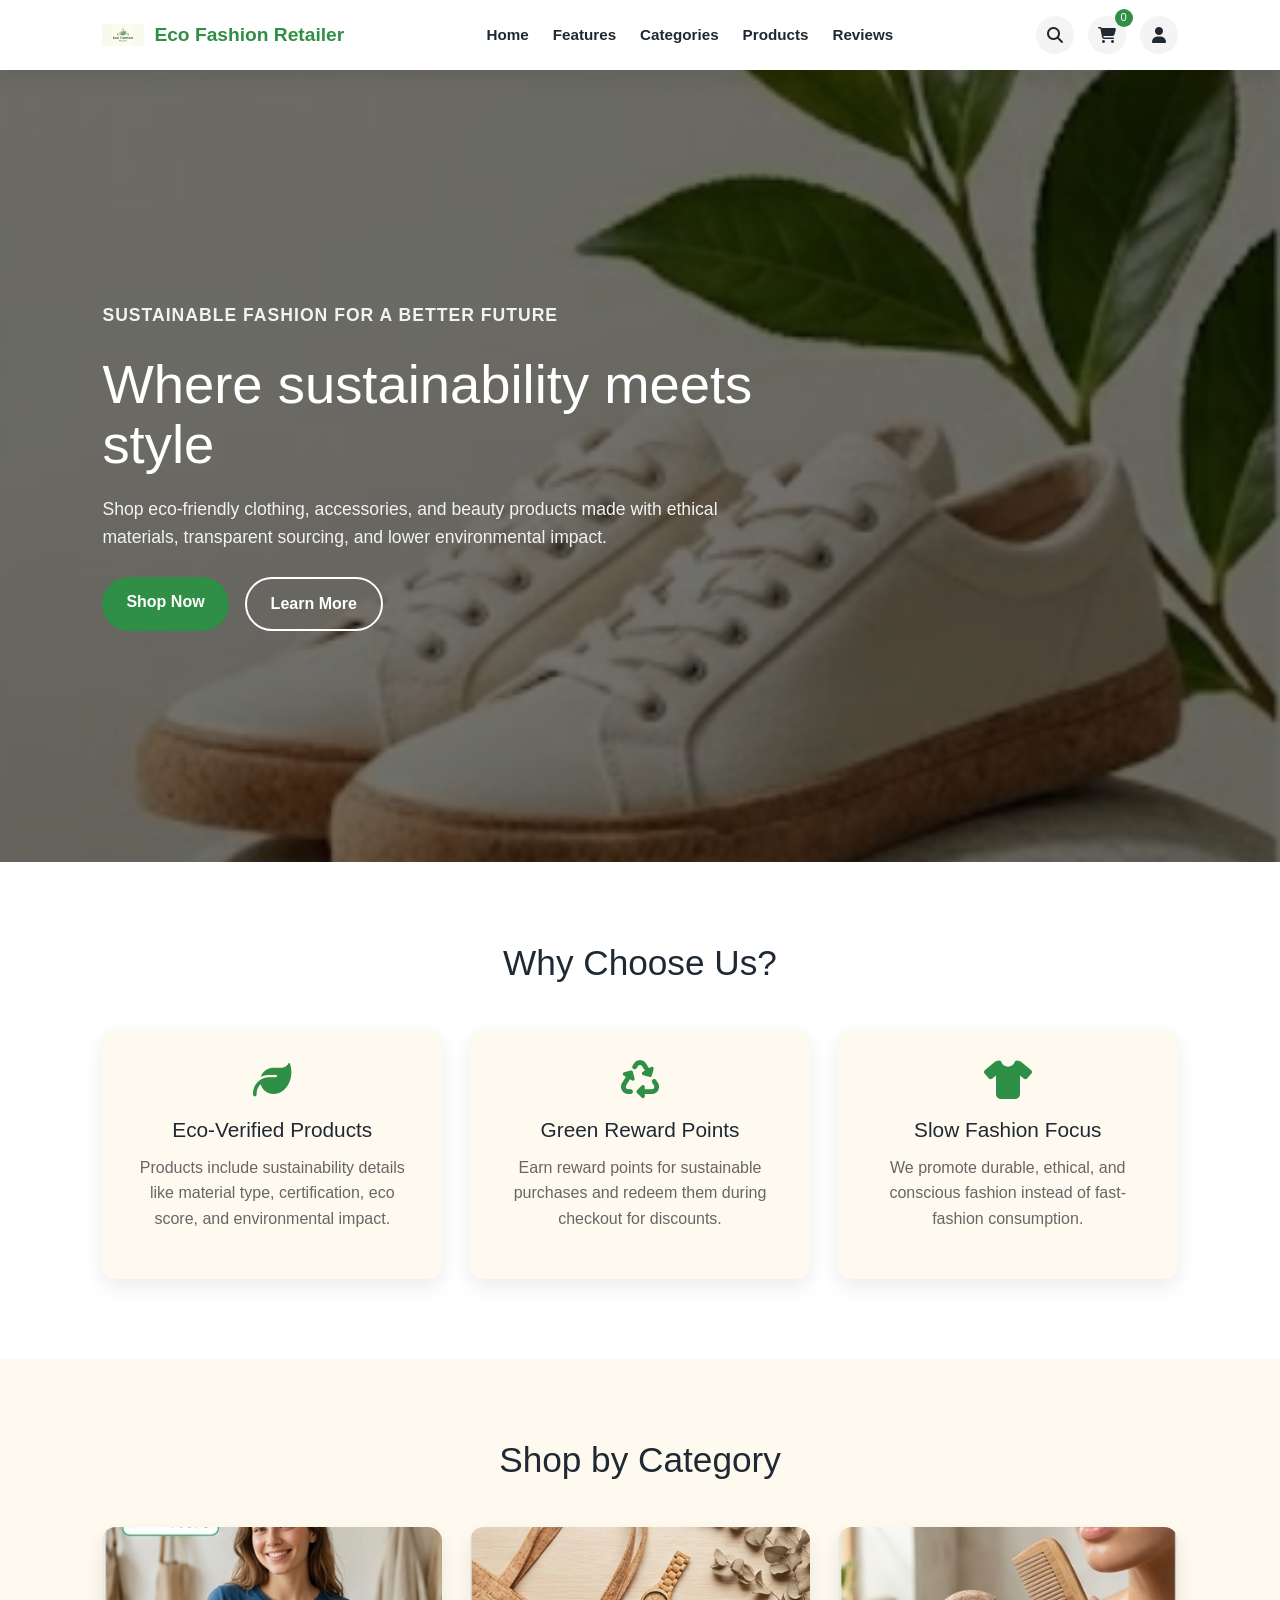
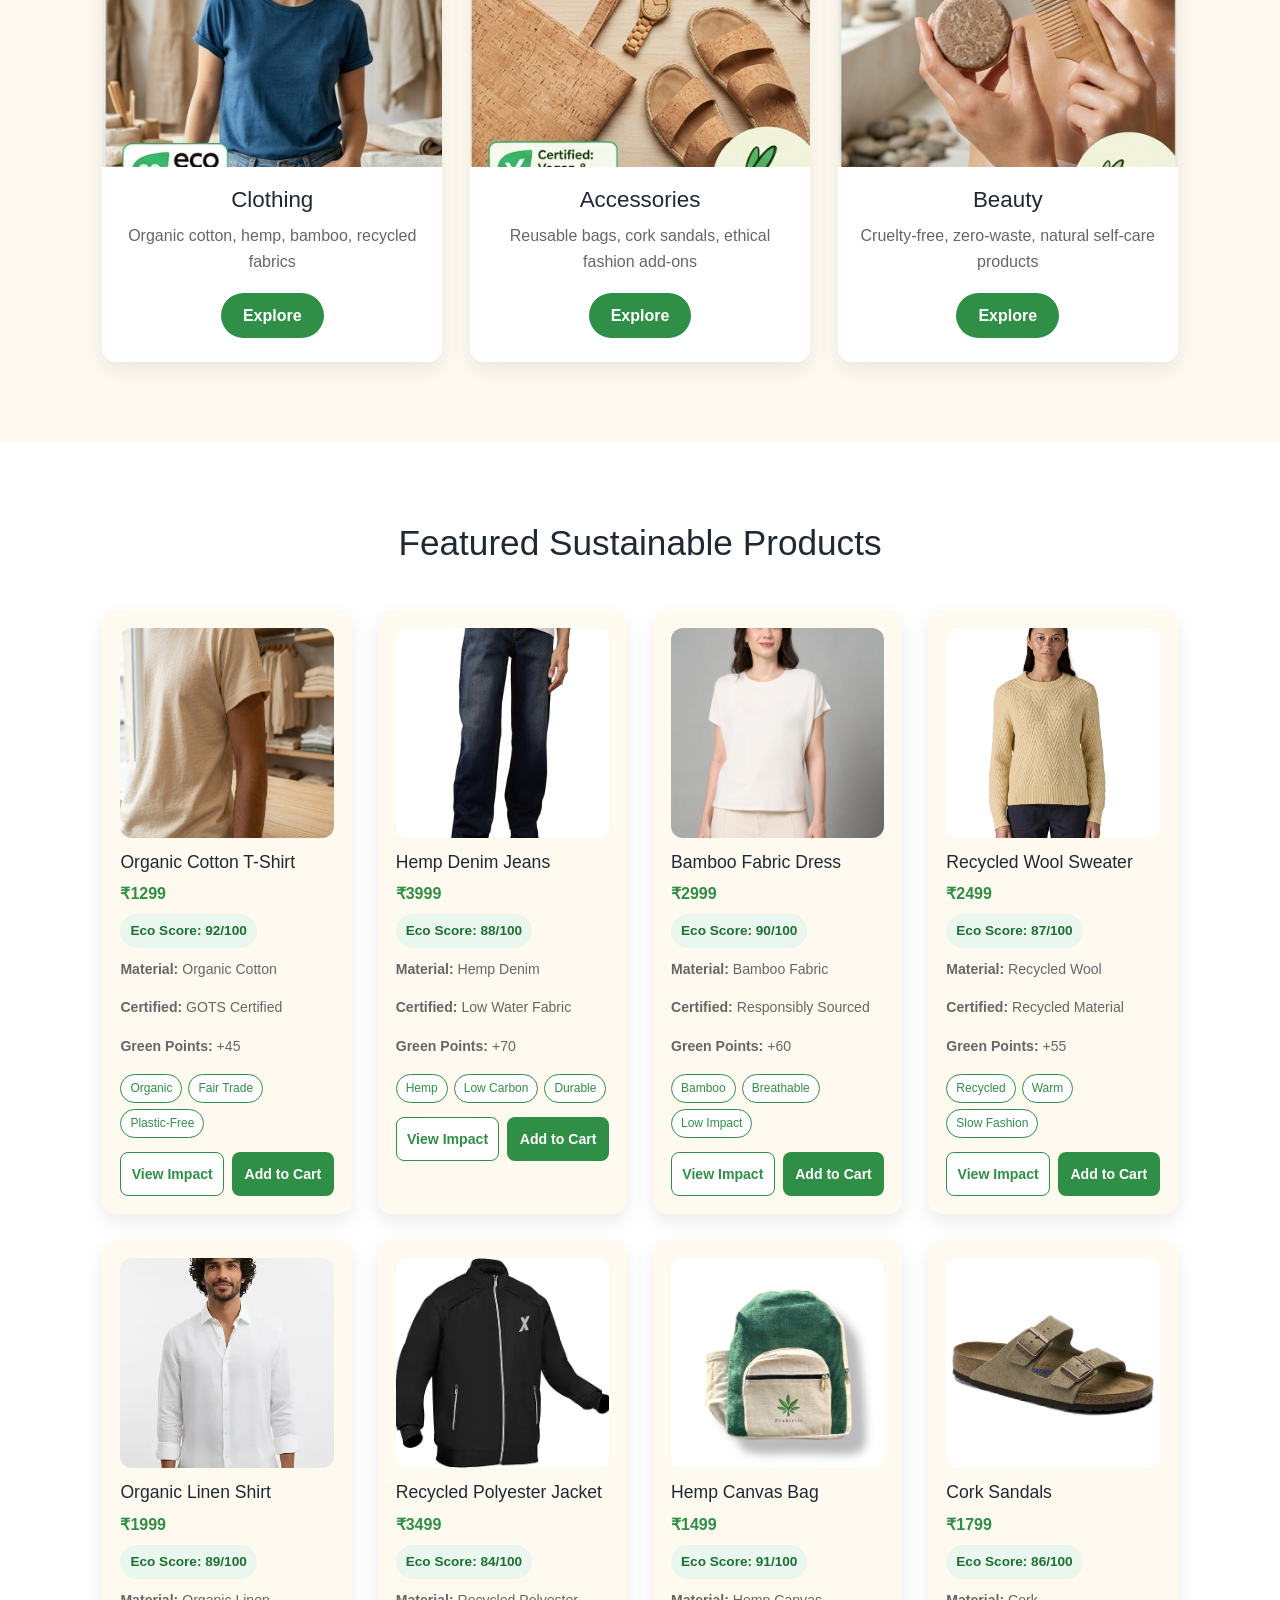
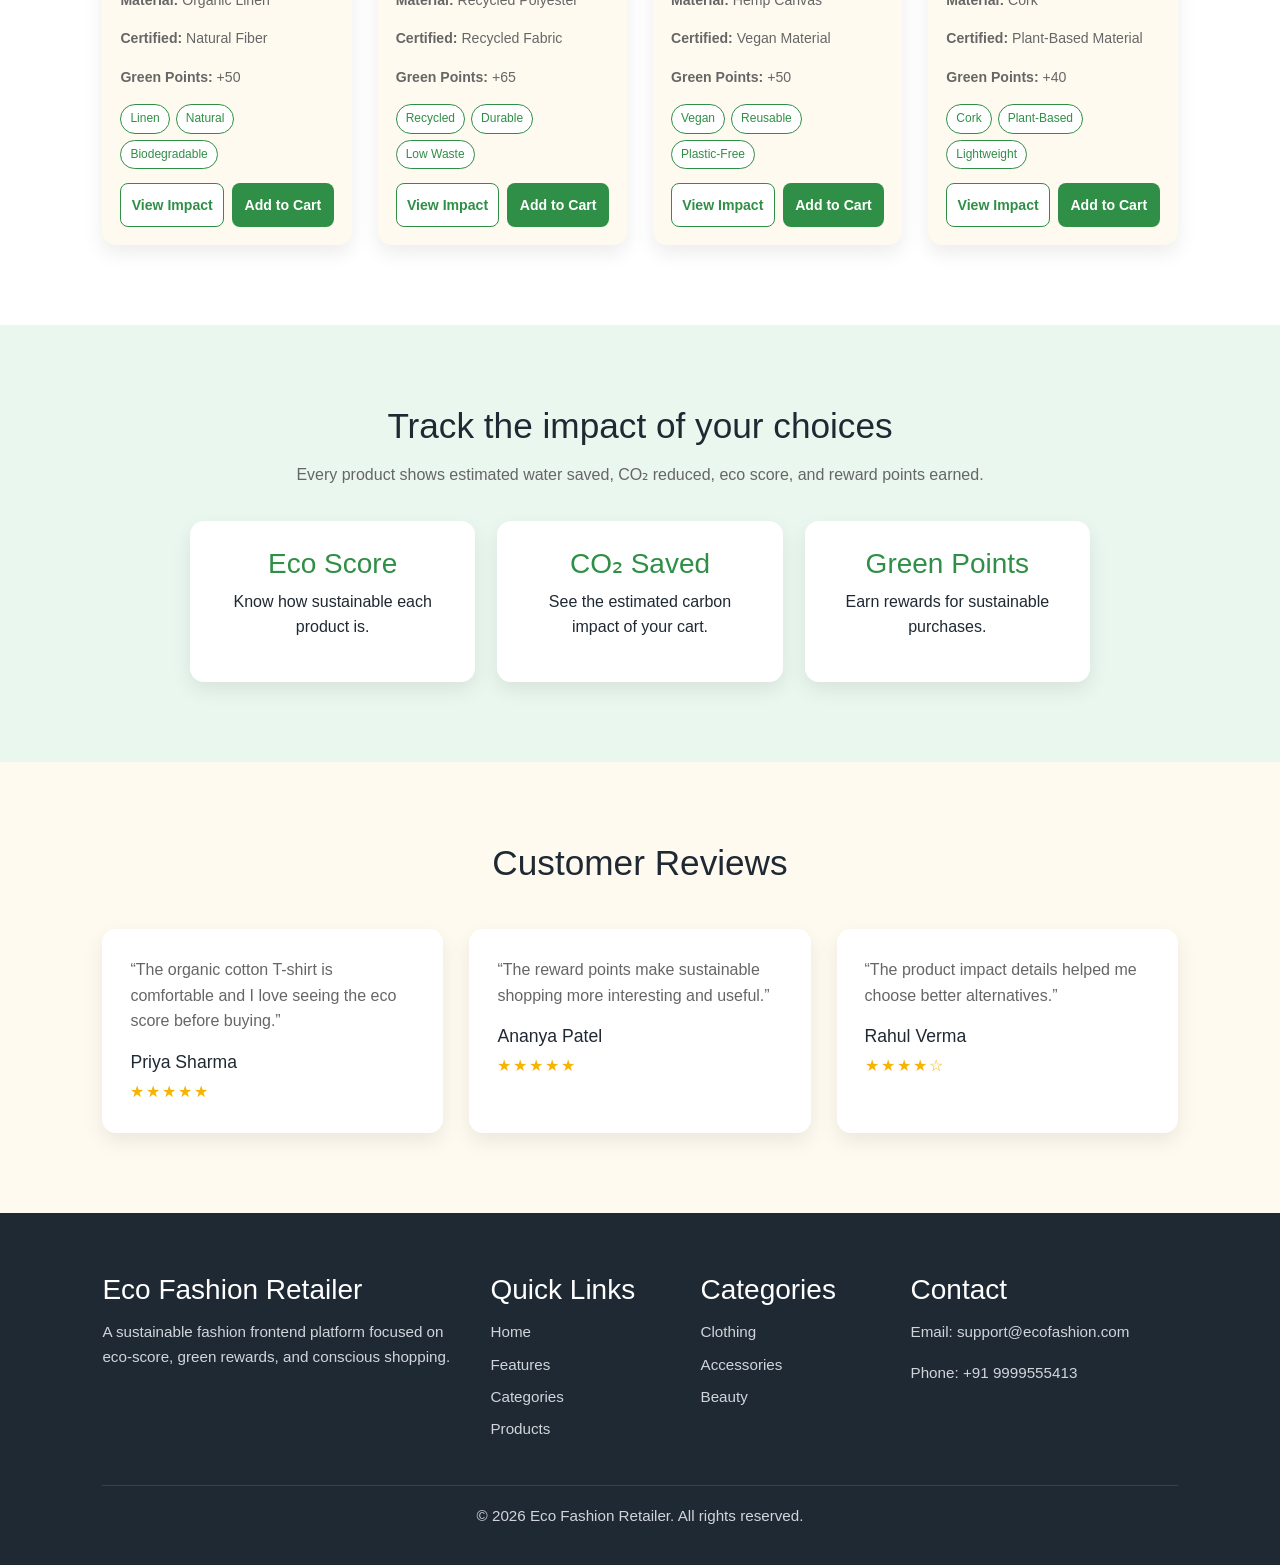
<file: pages/invoice.html>
<!DOCTYPE html>
<html lang="en">

<head>
  <meta charset="UTF-8" />
  <meta name="viewport" content="width=device-width, initial-scale=1.0" />

  <title>Invoice | Eco Fashion Retailer</title>

  <link rel="stylesheet" href="https://cdnjs.cloudflare.com/ajax/libs/font-awesome/6.4.2/css/all.min.css" />

  <link rel="stylesheet" href="../css/style.css" />
  <link rel="stylesheet" href="../css/checkout.css" />
</head>

<body>
  <header class="site-header no-print">
    <a href="../index.html" class="logo">
      <img src="../assets/images/logo/logo.jpg" alt="Eco Fashion Retailer Logo" />
      <span>Eco Fashion Retailer</span>
    </a>

    <nav class="navbar" id="navbar">
      <a href="../index.html">Home</a>
      <a href="../index.html#features">Features</a>
      <a href="../index.html#categories">Categories</a>
      <a href="../index.html#products">Products</a>
      <a href="../index.html#reviews">Reviews</a>
    </nav>

    <div class="header-icons">
      <button id="menu-btn" aria-label="Open Menu">
        <i class="fas fa-bars"></i>
      </button>

      <button id="search-btn" aria-label="Open Search">
        <i class="fas fa-search"></i>
      </button>

      <a href="cart.html" class="cart-link">
        <i class="fas fa-shopping-cart"></i>
        <span id="cart-count">0</span>
      </a>

      <a href="login.html">
        <i class="fas fa-user"></i>
      </a>
    </div>

    <form class="search-form" id="search-form">
      <input type="text" id="search-input" placeholder="Search sustainable products..." />
      <button type="submit">
        <i class="fas fa-search"></i>
      </button>
      <div class="search-results" id="search-results"></div>
    </form>
  </header>

  <main class="checkout-page">
    <section class="invoice-section">
      <div class="invoice-card">
        <div class="invoice-header">
          <div>
            <h1>Invoice</h1>
            <p>Eco Fashion Retailer</p>
          </div>

          <div class="invoice-logo">
            <i class="fas fa-leaf"></i>
          </div>
        </div>

        <div class="invoice-info-grid">
          <div class="invoice-box">
            <h2>Invoice Details</h2>
            <p><strong>Invoice ID:</strong> <span id="invoice-id">Loading...</span></p>
            <p><strong>Order ID:</strong> <span id="invoice-order-id">Loading...</span></p>
            <p><strong>Date:</strong> <span id="invoice-date">Loading...</span></p>
            <p><strong>Payment:</strong> <span id="invoice-payment-status">Loading...</span></p>
          </div>

          <div class="invoice-box">
            <h2>Billed To</h2>
            <p id="invoice-customer-name"></p>
            <p id="invoice-customer-phone"></p>
            <p id="invoice-customer-address"></p>
          </div>
        </div>

        <div class="invoice-box">
          <h2>Items Purchased</h2>

          <div class="invoice-table-wrapper">
            <table class="invoice-table">
              <thead>
                <tr>
                  <th>Product</th>
                  <th>Qty</th>
                  <th>Eco Score</th>
                  <th>Price</th>
                  <th>Total</th>
                </tr>
              </thead>

              <tbody id="invoice-items">
                <!-- Items loaded by JS -->
              </tbody>
            </table>
          </div>
        </div>

        <div class="invoice-bottom-grid">
          <div class="invoice-box eco-invoice-box">
            <h2>Eco Impact</h2>
            <p><strong>Water Saved:</strong> <span id="invoice-water-saved">0 L</span></p>
            <p><strong>CO₂ Reduced:</strong> <span id="invoice-co2-saved">0 kg</span></p>
            <p><strong>Green Points:</strong> <span id="invoice-reward-points">0</span></p>
          </div>

          <div class="invoice-box price-invoice-box">
            <div class="summary-row">
              <span>Subtotal</span>
              <span id="invoice-subtotal">₹0.00</span>
            </div>

            <div class="summary-row">
              <span>Shipping</span>
              <span id="invoice-shipping">₹0.00</span>
            </div>

            <div class="summary-row">
              <span>Tax</span>
              <span id="invoice-tax">₹0.00</span>
            </div>

            <div class="summary-row total-row">
              <span>Total</span>
              <span id="invoice-total">₹0.00</span>
            </div>
          </div>
        </div>

        <div class="invoice-note">
          <p>
            Thank you for choosing sustainable fashion. Your purchase supports
            conscious shopping and eco-friendly product choices.
          </p>
        </div>

        <div class="invoice-actions no-print">
          <button class="place-order-btn action-link" onclick="window.print()">
            Print Invoice
          </button>

          <a href="../index.html" class="secondary-action-link">
            Continue Shopping
          </a>
        </div>
      </div>
    </section>
  </main>

  <footer class="site-footer no-print">
    <div class="footer-grid">
      <div>
        <h3>Eco Fashion Retailer</h3>
        <p>
          A sustainable fashion frontend platform focused on eco-score,
          green rewards, and conscious shopping.
        </p>
      </div>

      <div>
        <h3>Quick Links</h3>
        <a href="../index.html">Home</a>
        <a href="../index.html#features">Features</a>
        <a href="../index.html#categories">Categories</a>
        <a href="../index.html#products">Products</a>
      </div>

      <div>
        <h3>Categories</h3>
        <a href="clothing.html">Clothing</a>
        <a href="accessories.html">Accessories</a>
        <a href="beauty.html">Beauty</a>
      </div>

      <div>
        <h3>Contact</h3>
        <p>Email: support@ecofashion.com</p>
        <p>Phone: +91 9999555413</p>
      </div>
    </div>

    <p class="copyright">
      © 2026 Eco Fashion Retailer. All rights reserved.
    </p>
  </footer>

  <script src="../data/products.js"></script>
  <script src="../js/main.js"></script>
  <script src="../js/cart.js"></script>
  <script src="../js/products.js"></script>
  <script src="../js/search.js"></script>
  <script src="../js/invoice.js"></script>
</body>

</html>
</file>
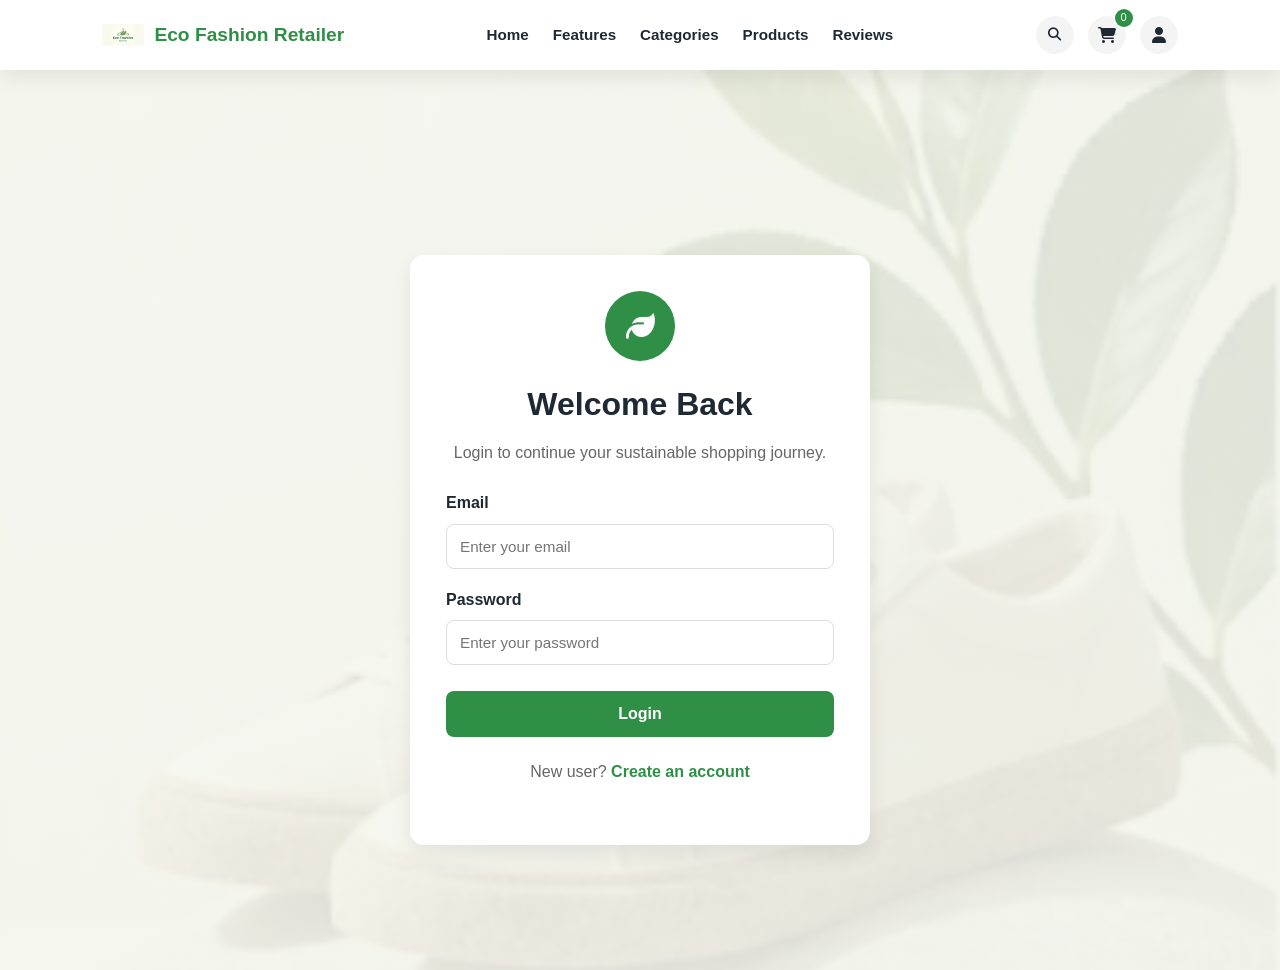
<file: pages/login.html>
<!DOCTYPE html>
<html lang="en">

<head>
  <meta charset="UTF-8" />
  <meta name="viewport" content="width=device-width, initial-scale=1.0" />

  <title>Login | Eco Fashion Retailer</title>

  <link rel="stylesheet" href="https://cdnjs.cloudflare.com/ajax/libs/font-awesome/6.4.2/css/all.min.css" />

  <link rel="stylesheet" href="../css/style.css" />
  <link rel="stylesheet" href="../css/auth.css" />
</head>

<body>
  <header class="site-header">
    <a href="../index.html" class="logo">
      <img src="../assets/images/logo/logo.jpg" alt="Eco Fashion Retailer Logo" />
      <span>Eco Fashion Retailer</span>
    </a>

    <nav class="navbar" id="navbar">
      <a href="../index.html">Home</a>
      <a href="../index.html#features">Features</a>
      <a href="../index.html#categories">Categories</a>
      <a href="../index.html#products">Products</a>
      <a href="../index.html#reviews">Reviews</a>
    </nav>

    <div class="header-icons">
      <button id="menu-btn" aria-label="Open Menu">
        <i class="fas fa-bars"></i>
      </button>

      <button id="search-btn" aria-label="Open Search">
        <i class="fas fa-search"></i>
      </button>

      <a href="cart.html" class="cart-link">
        <i class="fas fa-shopping-cart"></i>
        <span id="cart-count">0</span>
      </a>

      <a href="login.html">
        <i class="fas fa-user"></i>
      </a>
    </div>

    <form class="search-form" id="search-form">
      <input type="text" id="search-input" placeholder="Search sustainable products..." />
      <button type="submit">
        <i class="fas fa-search"></i>
      </button>
      <div class="search-results" id="search-results"></div>
    </form>
  </header>

  <main class="auth-page">
    <section class="auth-card">
      <div class="auth-icon">
        <i class="fas fa-leaf"></i>
      </div>

      <h1>Welcome Back</h1>
      <p>Login to continue your sustainable shopping journey.</p>

      <form id="login-form">
        <div class="form-group">
          <label for="loginEmail">Email</label>
          <input type="email" id="loginEmail" placeholder="Enter your email" required />
        </div>

        <div class="form-group">
          <label for="loginPassword">Password</label>
          <input type="password" id="loginPassword" placeholder="Enter your password" required />
        </div>

        <button type="submit" class="auth-btn">
          Login
        </button>
      </form>

      <p class="auth-switch">
        New user?
        <a href="register.html">Create an account</a>
      </p>
    </section>
  </main>

  <script src="../data/products.js"></script>
  <script src="../js/main.js"></script>
  <script src="../js/cart.js"></script>
  <script src="../js/products.js"></script>
  <script src="../js/search.js"></script>
  <script src="../js/auth.js"></script>
</body>

</html>
</file>
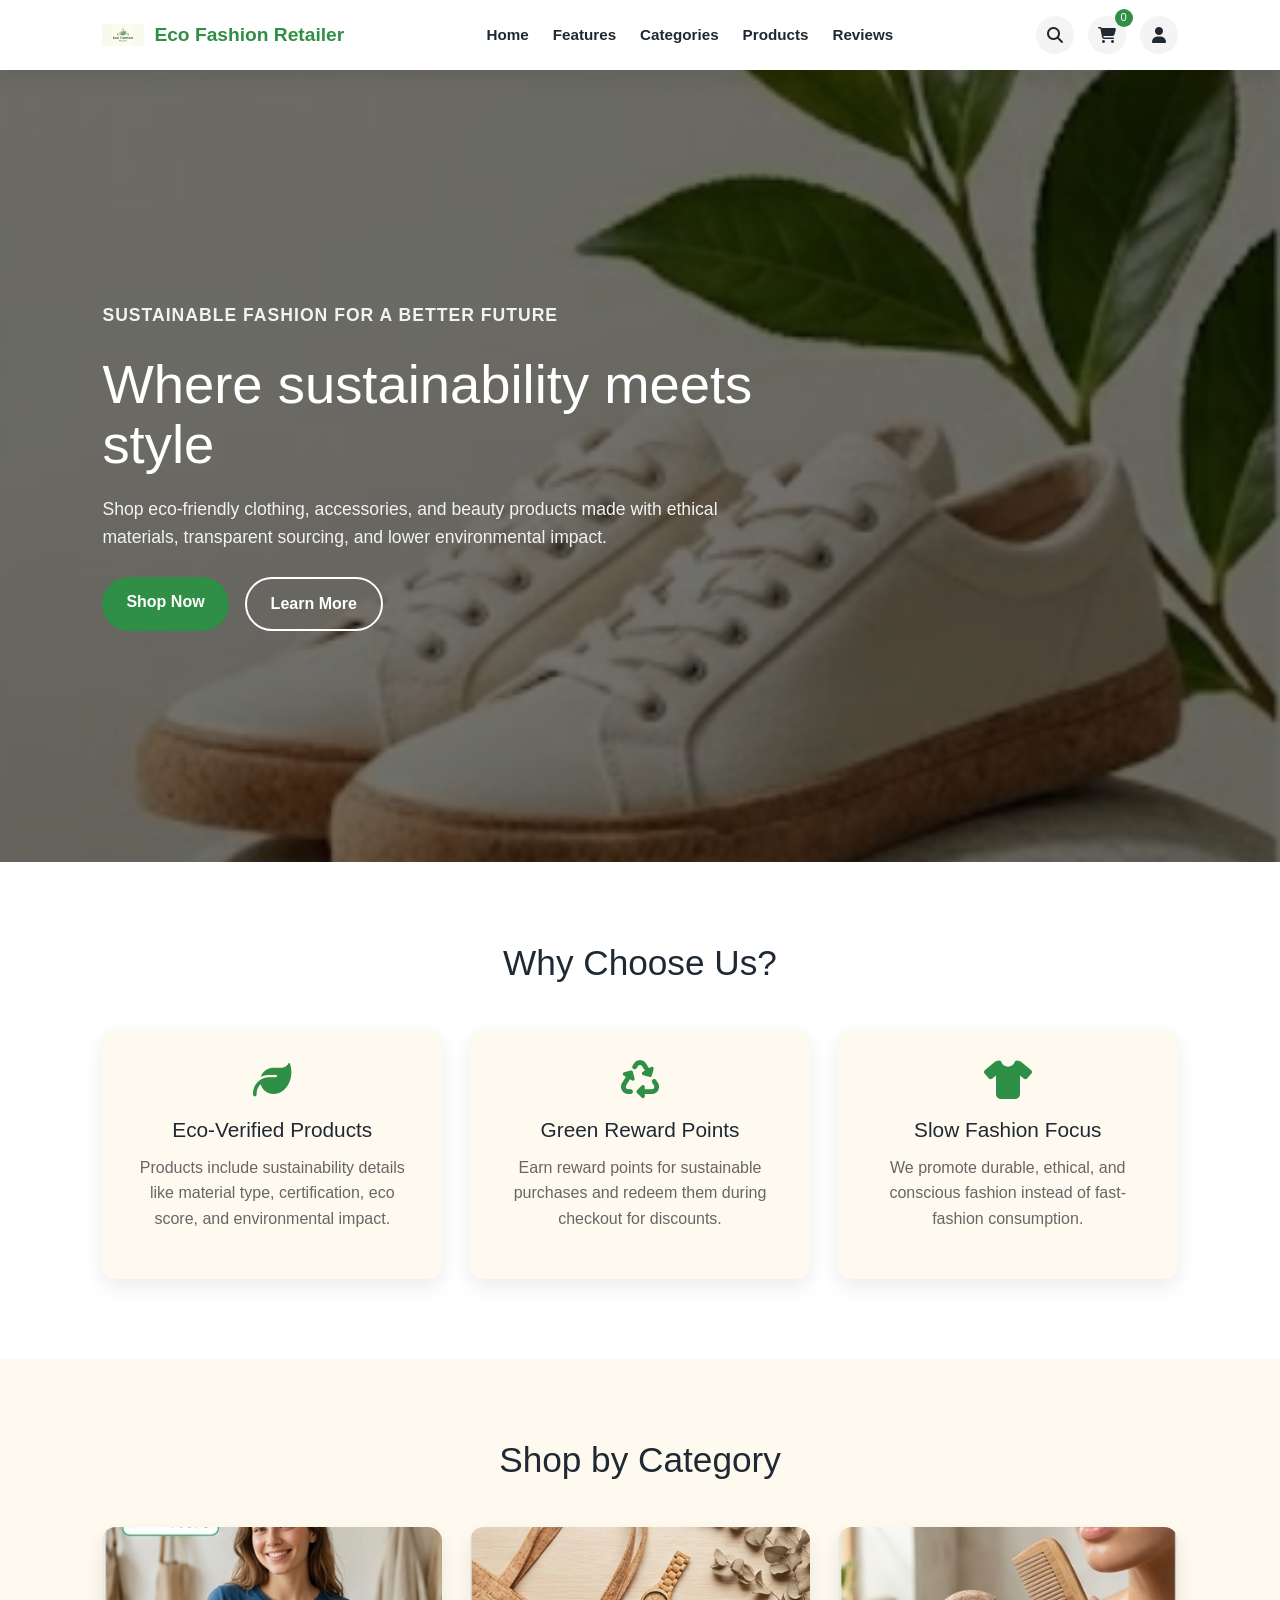
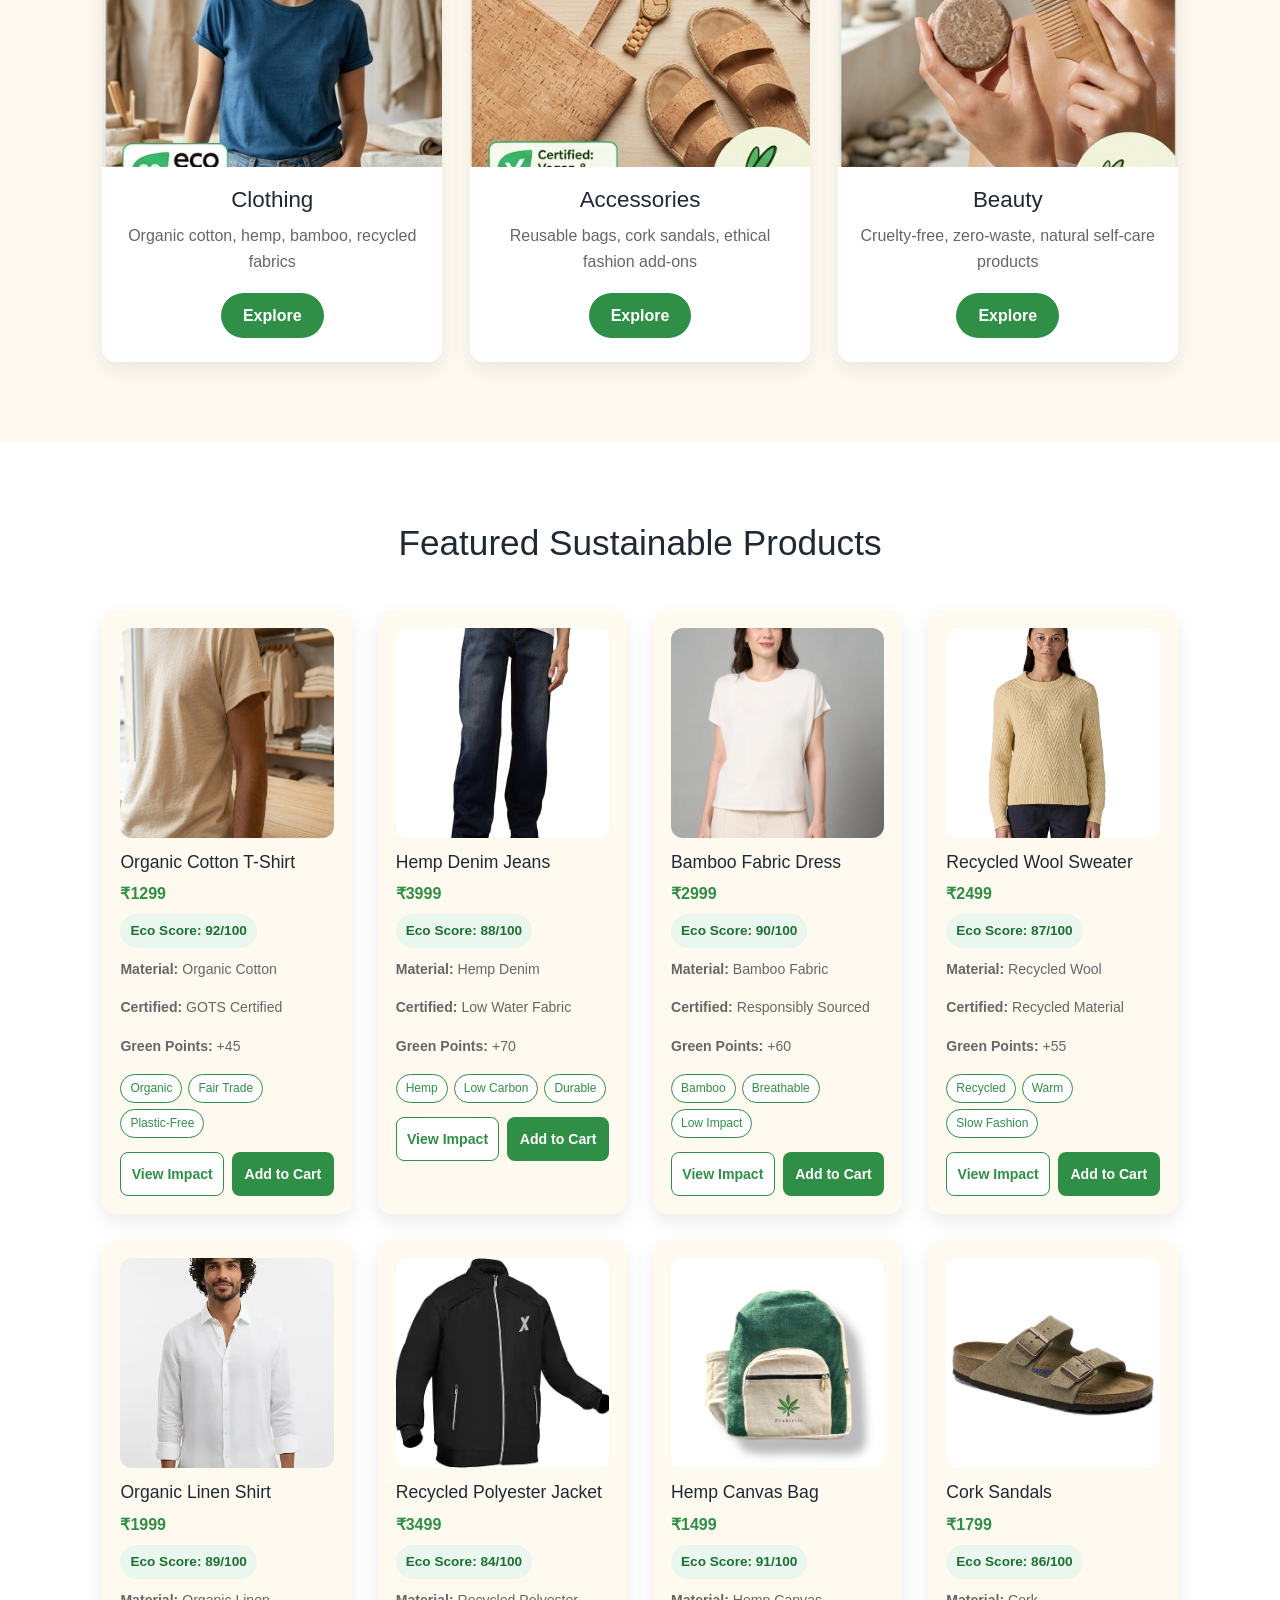
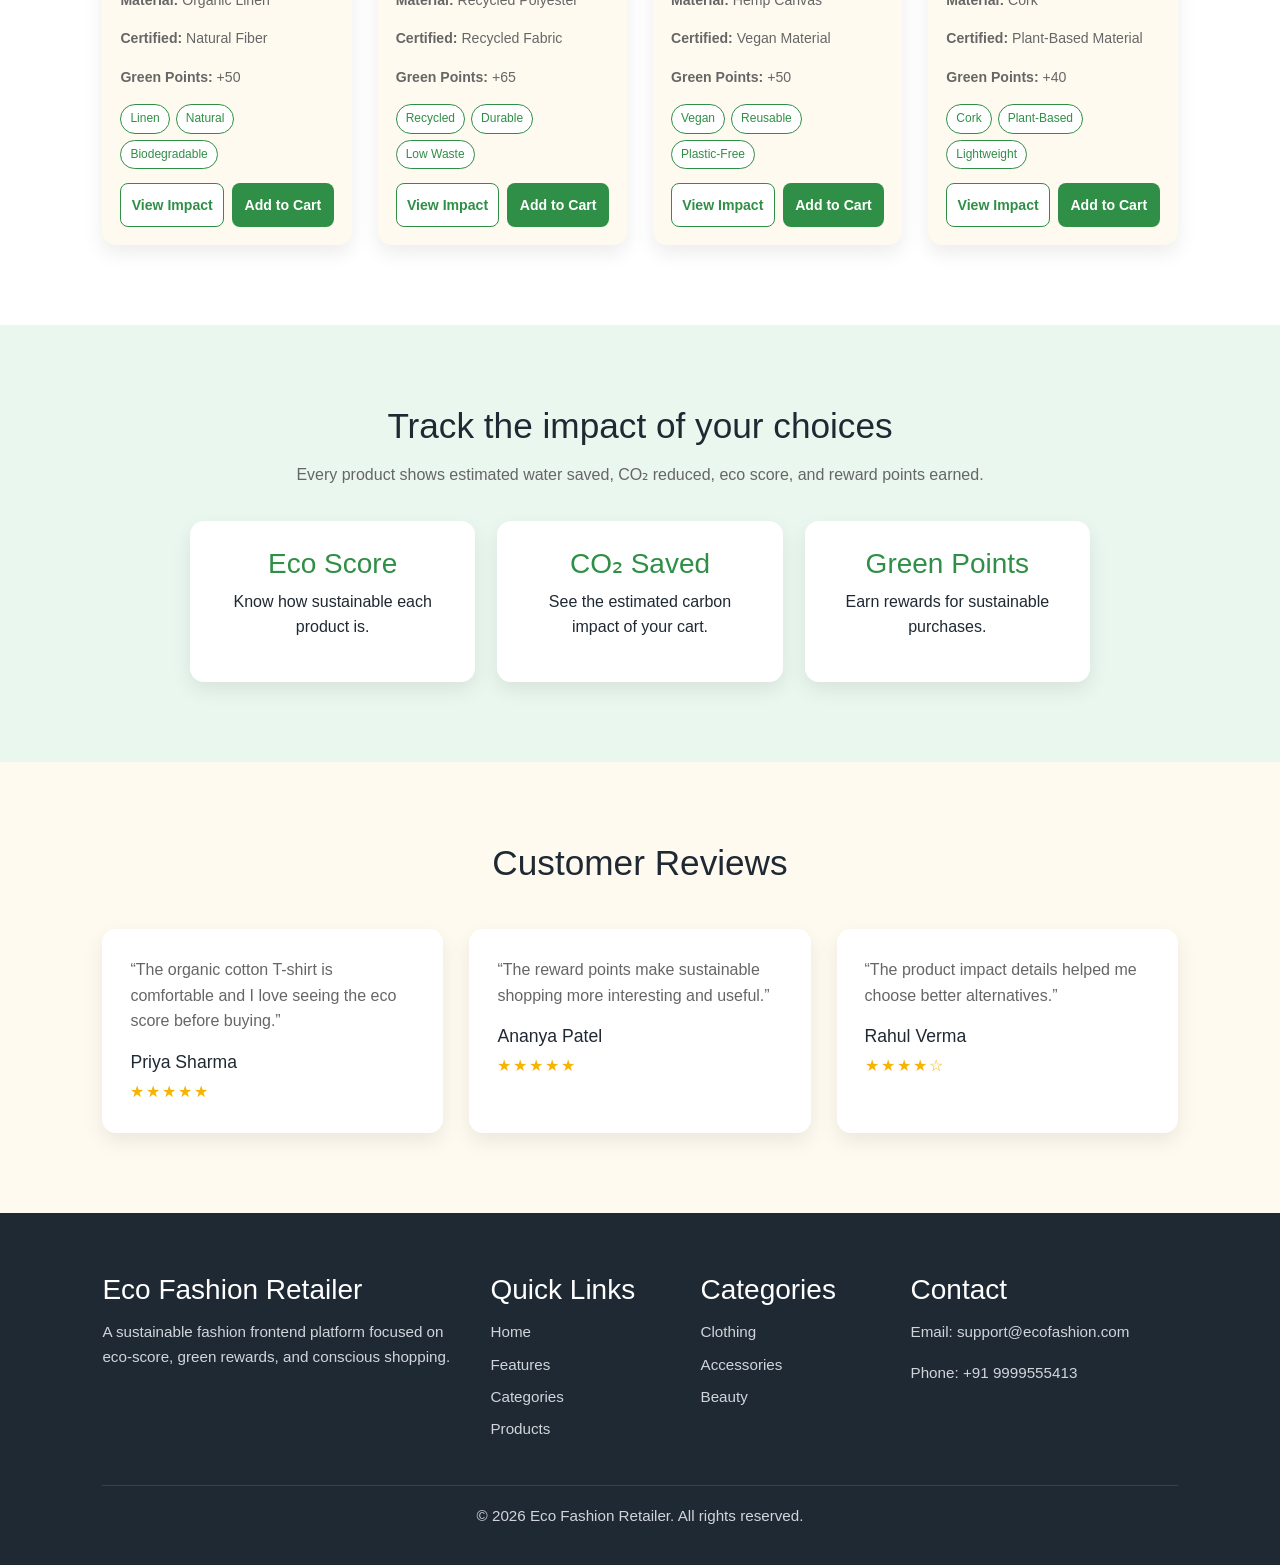
<file: pages/order_conf.html>
<!DOCTYPE html>
<html lang="en">

<head>
  <meta charset="UTF-8" />
  <meta name="viewport" content="width=device-width, initial-scale=1.0" />

  <title>Order Confirmation | Eco Fashion Retailer</title>

  <link rel="stylesheet" href="https://cdnjs.cloudflare.com/ajax/libs/font-awesome/6.4.2/css/all.min.css" />

  <link rel="stylesheet" href="../css/style.css" />
  <link rel="stylesheet" href="../css/checkout.css" />
</head>

<body>
  <header class="site-header">
    <a href="../index.html" class="logo">
      <img src="../assets/images/logo/logo.jpg" alt="Eco Fashion Retailer Logo" />
      <span>Eco Fashion Retailer</span>
    </a>

    <nav class="navbar" id="navbar">
      <a href="../index.html">Home</a>
      <a href="../index.html#features">Features</a>
      <a href="../index.html#categories">Categories</a>
      <a href="../index.html#products">Products</a>
      <a href="../index.html#reviews">Reviews</a>
    </nav>

    <div class="header-icons">
      <button id="menu-btn" aria-label="Open Menu">
        <i class="fas fa-bars"></i>
      </button>

      <button id="search-btn" aria-label="Open Search">
        <i class="fas fa-search"></i>
      </button>

      <a href="cart.html" class="cart-link">
        <i class="fas fa-shopping-cart"></i>
        <span id="cart-count">0</span>
      </a>

      <a href="login.html">
        <i class="fas fa-user"></i>
      </a>
    </div>

    <form class="search-form" id="search-form">
      <input type="text" id="search-input" placeholder="Search sustainable products..." />
      <button type="submit">
        <i class="fas fa-search"></i>
      </button>
      <div class="search-results" id="search-results"></div>
    </form>
  </header>

  <main class="checkout-page">
    <section class="order-confirmation-section">
      <div class="confirmation-card">
        <div class="success-icon">
          <i class="fas fa-check"></i>
        </div>

        <h1>Order Confirmed!</h1>
        <p class="confirmation-message">
          Thank you for shopping sustainably. Your eco-friendly order has been placed successfully.
        </p>

        <div class="order-basic-info">
          <p><strong>Order ID:</strong> <span id="order-id">Loading...</span></p>
          <p><strong>Order Date:</strong> <span id="order-date">Loading...</span></p>
          <p><strong>Payment Status:</strong> <span id="payment-status">Loading...</span></p>
          <p><strong>Order Status:</strong> <span id="order-status">Loading...</span></p>
        </div>

        <div class="confirmation-grid">
          <div class="confirmation-box">
            <h2>Delivery Details</h2>
            <p id="customer-name"></p>
            <p id="customer-phone"></p>
            <p id="customer-address"></p>
          </div>

          <div class="confirmation-box">
            <h2>Eco Impact</h2>

            <div class="impact-row">
              <i class="fas fa-tint"></i>
              <div>
                <h3 id="confirm-water-saved">0 L</h3>
                <p>Water Saved</p>
              </div>
            </div>

            <div class="impact-row">
              <i class="fas fa-cloud"></i>
              <div>
                <h3 id="confirm-co2-saved">0 kg</h3>
                <p>CO₂ Reduced</p>
              </div>
            </div>

            <div class="impact-row">
              <i class="fas fa-leaf"></i>
              <div>
                <h3 id="confirm-reward-points">0</h3>
                <p>Green Points Earned</p>
              </div>
            </div>
          </div>
        </div>

        <div class="confirmation-box order-items-box">
          <h2>Ordered Items</h2>
          <div id="confirmed-items">
            <!-- Items loaded by JS -->
          </div>
        </div>

        <div class="confirmation-box">
          <h2>Price Summary</h2>

          <div class="summary-row">
            <span>Subtotal</span>
            <span id="confirm-subtotal">₹0.00</span>
          </div>

          <div class="summary-row">
            <span>Shipping</span>
            <span id="confirm-shipping">₹0.00</span>
          </div>

          <div class="summary-row">
            <span>Tax</span>
            <span id="confirm-tax">₹0.00</span>
          </div>

          <div class="summary-row total-row">
            <span>Total Paid</span>
            <span id="confirm-total">₹0.00</span>
          </div>
        </div>

        <div class="confirmation-actions">
          <a href="../index.html" class="place-order-btn action-link">
            Continue Shopping
          </a>

          <a href="invoice.html" class="secondary-action-link">
            View Invoice
          </a>
        </div>
      </div>
    </section>
  </main>

  <footer class="site-footer">
    <div class="footer-grid">
      <div>
        <h3>Eco Fashion Retailer</h3>
        <p>
          A sustainable fashion frontend platform focused on eco-score,
          green rewards, and conscious shopping.
        </p>
      </div>

      <div>
        <h3>Quick Links</h3>
        <a href="../index.html">Home</a>
        <a href="../index.html#features">Features</a>
        <a href="../index.html#categories">Categories</a>
        <a href="../index.html#products">Products</a>
      </div>

      <div>
        <h3>Categories</h3>
        <a href="clothing.html">Clothing</a>
        <a href="accessories.html">Accessories</a>
        <a href="beauty.html">Beauty</a>
      </div>

      <div>
        <h3>Contact</h3>
        <p>Email: support@ecofashion.com</p>
        <p>Phone: +91 9999555413</p>
      </div>
    </div>

    <p class="copyright">
      © 2026 Eco Fashion Retailer. All rights reserved.
    </p>
  </footer>

  <script src="../data/products.js"></script>
  <script src="../js/main.js"></script>
  <script src="../js/cart.js"></script>
  <script src="../js/products.js"></script>
  <script src="../js/search.js"></script>
  <script src="../js/order_conf.js"></script>
</body>

</html>
</file>
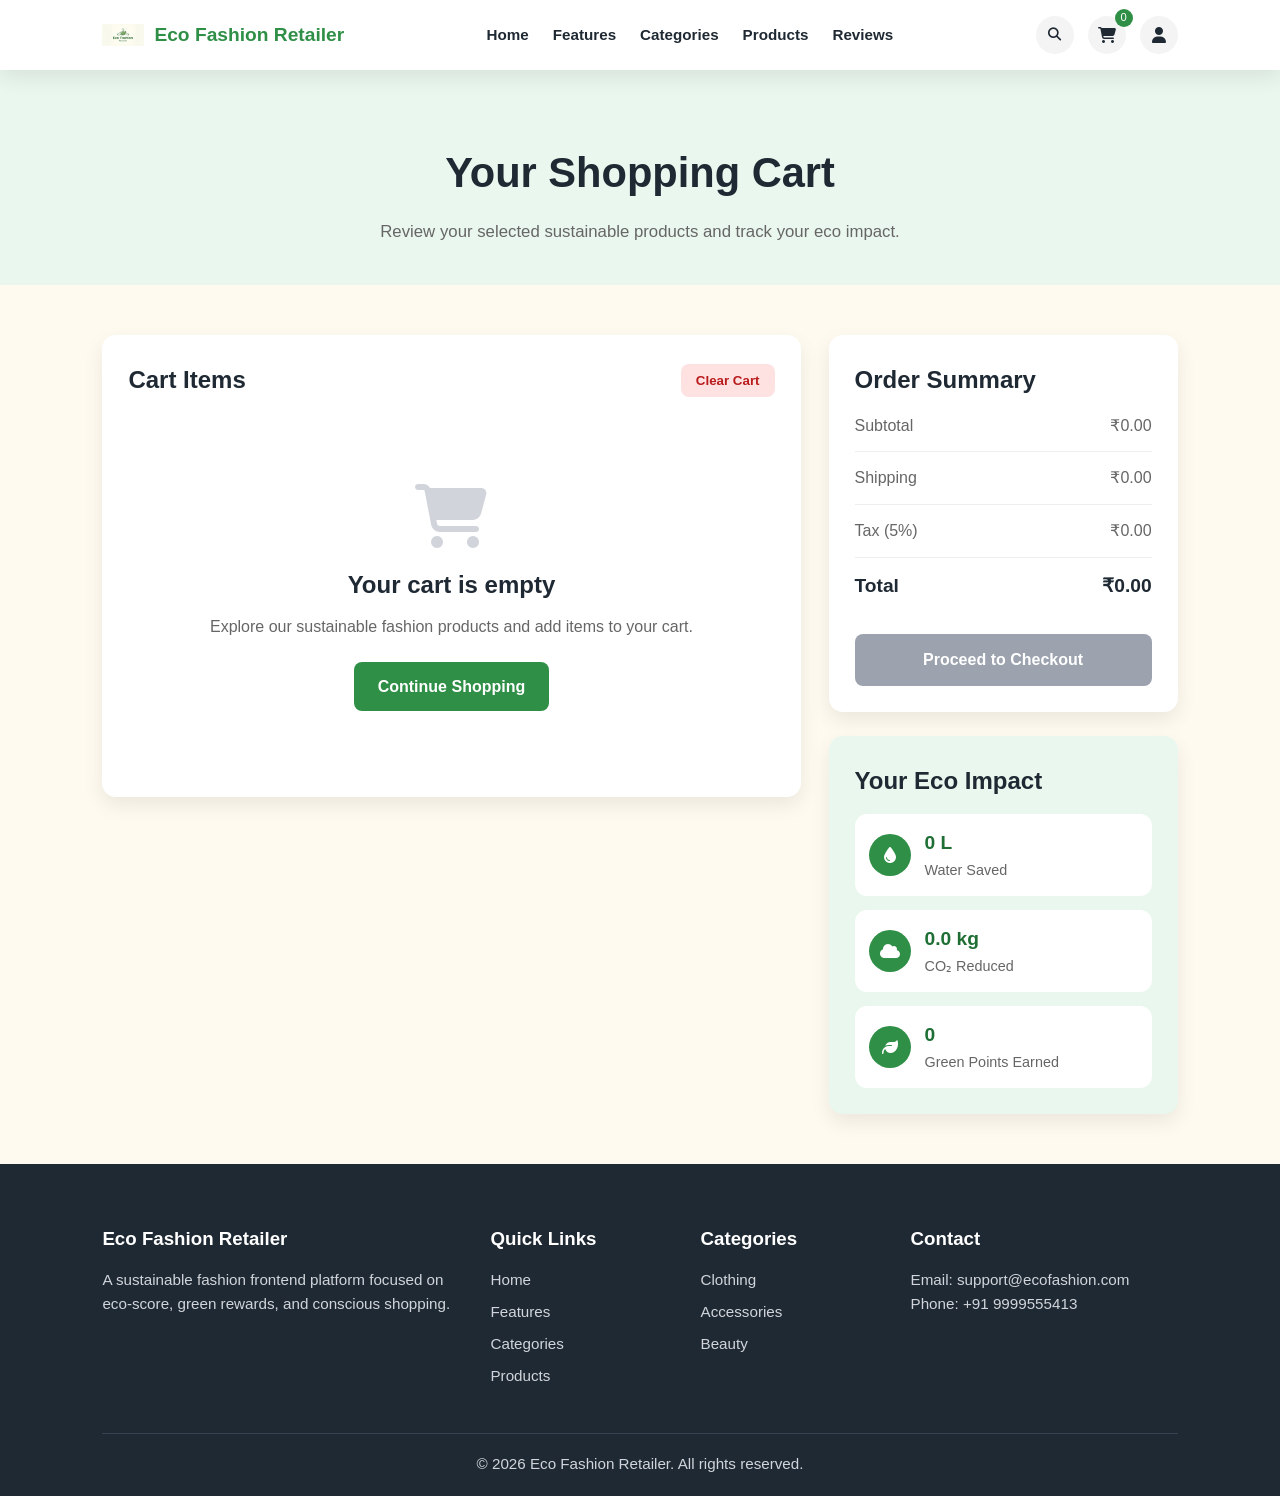
<file: pages/payment.html>
<!DOCTYPE html>
<html lang="en">

<head>
  <meta charset="UTF-8" />
  <meta name="viewport" content="width=device-width, initial-scale=1.0" />

  <title>Payment | Eco Fashion Retailer</title>

  <link rel="stylesheet" href="https://cdnjs.cloudflare.com/ajax/libs/font-awesome/6.4.2/css/all.min.css" />

  <link rel="stylesheet" href="../css/style.css" />
  <link rel="stylesheet" href="../css/checkout.css" />
</head>

<body>
  <header class="site-header">
    <a href="../index.html" class="logo">
      <img src="../assets/images/logo/logo.jpg" alt="Eco Fashion Retailer Logo" />
      <span>Eco Fashion Retailer</span>
    </a>

    <nav class="navbar" id="navbar">
      <a href="../index.html">Home</a>
      <a href="../index.html#features">Features</a>
      <a href="../index.html#categories">Categories</a>
      <a href="../index.html#products">Products</a>
      <a href="../index.html#reviews">Reviews</a>
    </nav>

    <div class="header-icons">
      <button id="menu-btn" aria-label="Open Menu">
        <i class="fas fa-bars"></i>
      </button>

      <button id="search-btn" aria-label="Open Search">
        <i class="fas fa-search"></i>
      </button>

      <a href="cart.html" class="cart-link">
        <i class="fas fa-shopping-cart"></i>
        <span id="cart-count">0</span>
      </a>

      <a href="login.html">
        <i class="fas fa-user"></i>
      </a>
    </div>

    <form class="search-form" id="search-form">
      <input type="text" id="search-input" placeholder="Search sustainable products..." />
      <button type="submit">
        <i class="fas fa-search"></i>
      </button>
      <div class="search-results" id="search-results"></div>
    </form>
  </header>

  <main class="checkout-page">
    <section class="checkout-hero">
      <h1>Payment</h1>
      <p>Complete your payment to confirm your sustainable order.</p>
    </section>

    <section class="checkout-layout">
      <div class="checkout-form-section">
        <h2>Payment Details</h2>

        <div class="payment-method-box">
          <p><strong>Selected Payment Method:</strong></p>
          <h3 id="selected-payment-method">Loading...</h3>
        </div>

        <form id="payment-form">
          <div id="upi-fields" class="payment-fields">
            <div class="form-group">
              <label for="upiId">UPI ID</label>
              <input type="text" id="upiId" placeholder="example@upi" />
            </div>
          </div>

          <div id="card-fields" class="payment-fields">
            <div class="form-group">
              <label for="cardNumber">Card Number</label>
              <input type="text" id="cardNumber" placeholder="1234 5678 9012 3456" />
            </div>

            <div class="form-row">
              <div class="form-group">
                <label for="expiryDate">Expiry Date</label>
                <input type="text" id="expiryDate" placeholder="MM/YY" />
              </div>

              <div class="form-group">
                <label for="cvv">CVV</label>
                <input type="password" id="cvv" placeholder="123" />
              </div>
            </div>

            <div class="form-group">
              <label for="cardName">Name on Card</label>
              <input type="text" id="cardName" placeholder="Full name" />
            </div>
          </div>

          <div id="netbanking-fields" class="payment-fields">
            <div class="form-group">
              <label for="bankName">Select Bank</label>
              <select id="bankName">
                <option value="">Choose your bank</option>
                <option value="SBI">State Bank of India</option>
                <option value="HDFC">HDFC Bank</option>
                <option value="ICICI">ICICI Bank</option>
                <option value="Axis">Axis Bank</option>
              </select>
            </div>
          </div>

          <div id="cod-fields" class="payment-fields">
            <div class="cod-box">
              <i class="fas fa-truck"></i>
              <p>
                You selected Cash on Delivery. You can pay when your order is delivered.
              </p>
            </div>
          </div>

          <button type="submit" class="place-order-btn">
            Confirm Payment
          </button>
        </form>
      </div>

      <aside class="checkout-summary-section">
        <div class="checkout-summary-card">
          <h2>Order Summary</h2>

          <div id="payment-items">
            <!-- Items loaded by JS -->
          </div>

          <div class="summary-divider"></div>

          <div class="summary-row">
            <span>Subtotal</span>
            <span id="payment-subtotal">₹0.00</span>
          </div>

          <div class="summary-row">
            <span>Shipping</span>
            <span id="payment-shipping">₹0.00</span>
          </div>

          <div class="summary-row">
            <span>Tax (5%)</span>
            <span id="payment-tax">₹0.00</span>
          </div>

          <div class="summary-row total-row">
            <span>Total</span>
            <span id="payment-total">₹0.00</span>
          </div>
        </div>

        <div class="checkout-summary-card eco-impact-card">
          <h2>Eco Impact</h2>

          <div class="impact-row">
            <i class="fas fa-tint"></i>
            <div>
              <h3 id="payment-water-saved">0 L</h3>
              <p>Water Saved</p>
            </div>
          </div>

          <div class="impact-row">
            <i class="fas fa-cloud"></i>
            <div>
              <h3 id="payment-co2-saved">0 kg</h3>
              <p>CO₂ Reduced</p>
            </div>
          </div>

          <div class="impact-row">
            <i class="fas fa-leaf"></i>
            <div>
              <h3 id="payment-reward-points">0</h3>
              <p>Green Points Earned</p>
            </div>
          </div>
        </div>
      </aside>
    </section>
  </main>

  <footer class="site-footer">
    <div class="footer-grid">
      <div>
        <h3>Eco Fashion Retailer</h3>
        <p>
          A sustainable fashion frontend platform focused on eco-score,
          green rewards, and conscious shopping.
        </p>
      </div>

      <div>
        <h3>Quick Links</h3>
        <a href="../index.html">Home</a>
        <a href="../index.html#features">Features</a>
        <a href="../index.html#categories">Categories</a>
        <a href="../index.html#products">Products</a>
      </div>

      <div>
        <h3>Categories</h3>
        <a href="clothing.html">Clothing</a>
        <a href="accessories.html">Accessories</a>
        <a href="beauty.html">Beauty</a>
      </div>

      <div>
        <h3>Contact</h3>
        <p>Email: support@ecofashion.com</p>
        <p>Phone: +91 9999555413</p>
      </div>
    </div>

    <p class="copyright">
      © 2026 Eco Fashion Retailer. All rights reserved.
    </p>
  </footer>

  <script src="../data/products.js"></script>
  <script src="../js/main.js"></script>
  <script src="../js/cart.js"></script>
  <script src="../js/products.js"></script>
  <script src="../js/search.js"></script>
  <script src="../js/payment.js"></script>
</body>

</html>
</file>
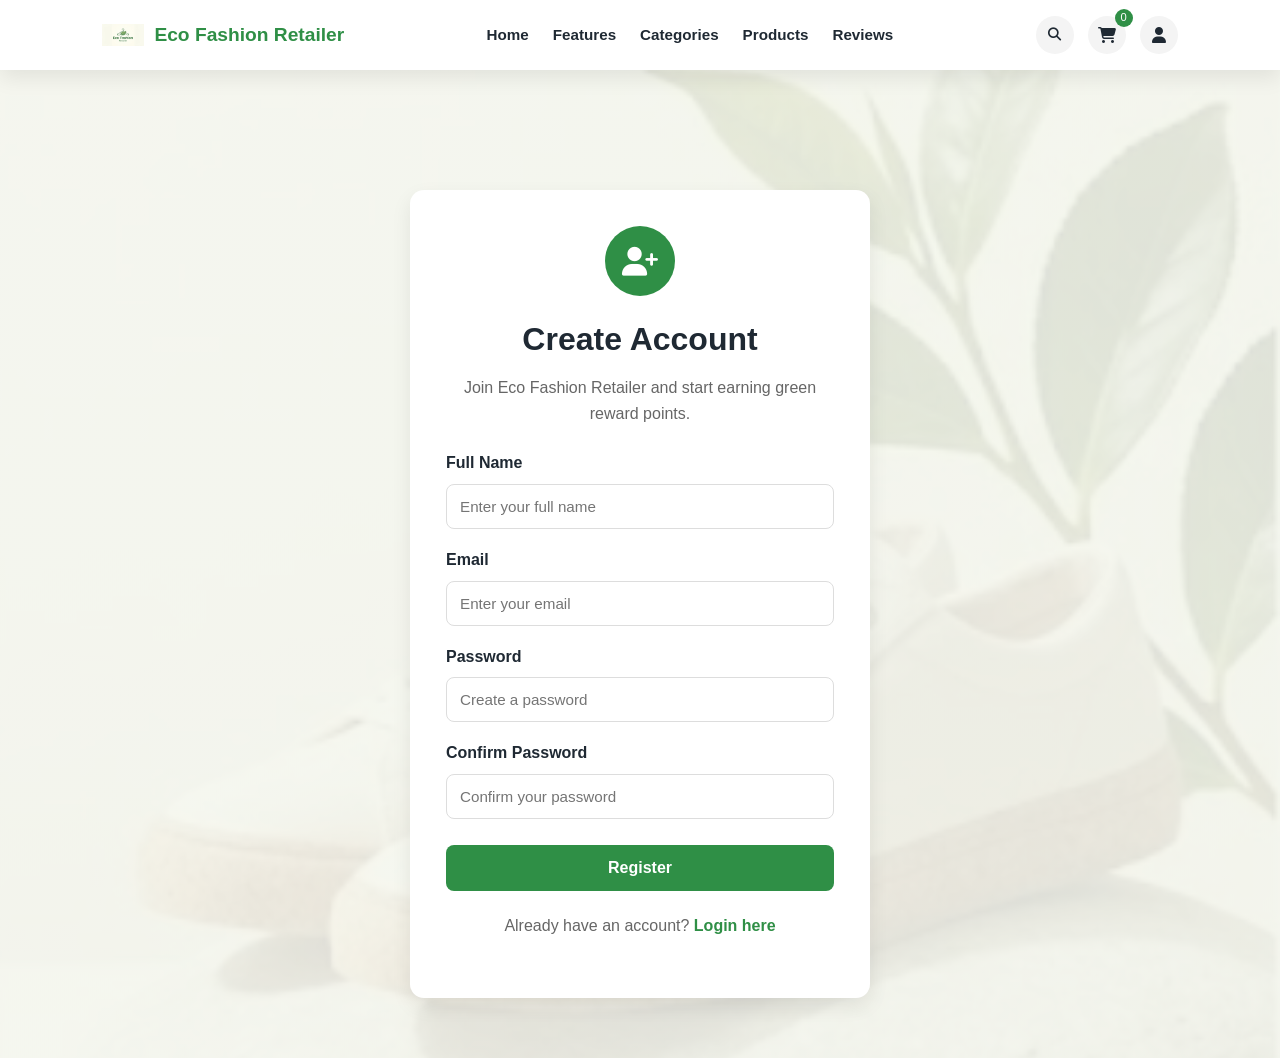
<file: pages/register.html>
<!DOCTYPE html>
<html lang="en">

<head>
  <meta charset="UTF-8" />
  <meta name="viewport" content="width=device-width, initial-scale=1.0" />

  <title>Register | Eco Fashion Retailer</title>

  <link rel="stylesheet" href="https://cdnjs.cloudflare.com/ajax/libs/font-awesome/6.4.2/css/all.min.css" />

  <link rel="stylesheet" href="../css/style.css" />
  <link rel="stylesheet" href="../css/auth.css" />
</head>

<body>
  <header class="site-header">
    <a href="../index.html" class="logo">
      <img src="../assets/images/logo/logo.jpg" alt="Eco Fashion Retailer Logo" />
      <span>Eco Fashion Retailer</span>
    </a>

    <nav class="navbar" id="navbar">
      <a href="../index.html">Home</a>
      <a href="../index.html#features">Features</a>
      <a href="../index.html#categories">Categories</a>
      <a href="../index.html#products">Products</a>
      <a href="../index.html#reviews">Reviews</a>
    </nav>

    <div class="header-icons">
      <button id="menu-btn" aria-label="Open Menu">
        <i class="fas fa-bars"></i>
      </button>

      <button id="search-btn" aria-label="Open Search">
        <i class="fas fa-search"></i>
      </button>

      <a href="cart.html" class="cart-link">
        <i class="fas fa-shopping-cart"></i>
        <span id="cart-count">0</span>
      </a>

      <a href="login.html">
        <i class="fas fa-user"></i>
      </a>
    </div>

    <form class="search-form" id="search-form">
      <input type="text" id="search-input" placeholder="Search sustainable products..." />
      <button type="submit">
        <i class="fas fa-search"></i>
      </button>
      <div class="search-results" id="search-results"></div>
    </form>
  </header>

  <main class="auth-page">
    <section class="auth-card">
      <div class="auth-icon">
        <i class="fas fa-user-plus"></i>
      </div>

      <h1>Create Account</h1>
      <p>Join Eco Fashion Retailer and start earning green reward points.</p>

      <form id="register-form">
        <div class="form-group">
          <label for="registerName">Full Name</label>
          <input type="text" id="registerName" placeholder="Enter your full name" required />
        </div>

        <div class="form-group">
          <label for="registerEmail">Email</label>
          <input type="email" id="registerEmail" placeholder="Enter your email" required />
        </div>

        <div class="form-group">
          <label for="registerPassword">Password</label>
          <input type="password" id="registerPassword" placeholder="Create a password" required />
        </div>

        <div class="form-group">
          <label for="confirmPassword">Confirm Password</label>
          <input type="password" id="confirmPassword" placeholder="Confirm your password" required />
        </div>

        <button type="submit" class="auth-btn">
          Register
        </button>
      </form>

      <p class="auth-switch">
        Already have an account?
        <a href="login.html">Login here</a>
      </p>
    </section>
  </main>

  <script src="../data/products.js"></script>
  <script src="../js/main.js"></script>
  <script src="../js/cart.js"></script>
  <script src="../js/products.js"></script>
  <script src="../js/search.js"></script>
  <script src="../js/auth.js"></script>
</body>

</html>
</file>
<file: css/style.css>
/* =========================
   Global Styles
========================= */

:root {
  --green: #2f8f46;
  --dark-green: #1f6f35;
  --light-green: #eaf7ee;
  --cream: #fffaf0;
  --dark: #1f2933;
  --gray: #666;
  --light-gray: #f4f4f4;
  --white: #ffffff;
  --shadow: 0 8px 20px rgba(0, 0, 0, 0.08);
  --radius: 14px;
}

* {
  margin: 0;
  padding: 0;
  box-sizing: border-box;
}

html {
  scroll-behavior: smooth;
}

body {
  font-family: Arial, Helvetica, sans-serif;
  background: var(--cream);
  color: var(--dark);
  line-height: 1.6;
}

a {
  text-decoration: none;
  color: inherit;
}

img {
  max-width: 100%;
  display: block;
}

section {
  padding: 80px 8%;
}

.section-title {
  text-align: center;
  font-size: 2.2rem;
  margin-bottom: 45px;
  color: var(--dark);
}

/* =========================
   Header
========================= */

.site-header {
  position: sticky;
  top: 0;
  z-index: 1000;
  background: var(--white);
  box-shadow: var(--shadow);
  padding: 14px 8%;
  display: flex;
  align-items: center;
  justify-content: space-between;
}

.logo {
  display: flex;
  align-items: center;
  gap: 10px;
  font-weight: 700;
  font-size: 1.2rem;
  color: var(--green);
}

.logo img {
  width: 42px;
  height: 42px;
  object-fit: contain;
}

.navbar {
  display: flex;
  align-items: center;
  gap: 24px;
}

.navbar a {
  font-size: 0.95rem;
  font-weight: 600;
  color: var(--dark);
  transition: color 0.2s ease;
}

.navbar a:hover {
  color: var(--green);
}

.header-icons {
  display: flex;
  align-items: center;
  gap: 14px;
}

.header-icons button,
.header-icons a {
  border: none;
  background: var(--light-gray);
  color: var(--dark);
  width: 38px;
  height: 38px;
  border-radius: 50%;
  display: flex;
  align-items: center;
  justify-content: center;
  cursor: pointer;
  position: relative;
  transition: 0.2s ease;
}

.header-icons button:hover,
.header-icons a:hover {
  background: var(--green);
  color: var(--white);
}

#menu-btn {
  display: none;
}

.cart-link {
  position: relative;
}

#cart-count {
  position: absolute;
  top: -7px;
  right: -7px;
  background: var(--green);
  color: var(--white);
  font-size: 0.7rem;
  min-width: 18px;
  height: 18px;
  padding: 2px;
  border-radius: 50%;
  display: flex;
  align-items: center;
  justify-content: center;
}

/* =========================
   Search
========================= */

.search-form {
  position: absolute;
  top: 75px;
  right: 8%;
  width: 360px;
  background: var(--white);
  box-shadow: var(--shadow);
  padding: 12px;
  border-radius: var(--radius);
  display: none;
  gap: 8px;
}

.search-form.active {
  display: flex;
}

.search-form input {
  flex: 1;
  border: 1px solid #ddd;
  padding: 10px;
  border-radius: 8px;
  outline: none;
}

.search-form button {
  border: none;
  background: var(--green);
  color: var(--white);
  padding: 10px 14px;
  border-radius: 8px;
  cursor: pointer;
}

.search-results {
  position: absolute;
  top: 58px;
  left: 0;
  right: 0;
  background: var(--white);
  box-shadow: var(--shadow);
  border-radius: var(--radius);
  display: none;
  max-height: 300px;
  overflow-y: auto;
  padding: 10px;
}

.search-result-item {
  padding: 10px;
  border-bottom: 1px solid #eee;
  cursor: pointer;
}

.search-result-item:hover {
  background: var(--light-green);
}

.search-result-item h4 {
  font-size: 1rem;
  margin-bottom: 4px;
}

.search-result-item p {
  font-size: 0.85rem;
  color: var(--gray);
}

/* =========================
   Hero Section
========================= */

.hero {
  min-height: 88vh;
  display: flex;
  align-items: center;
  background:
    linear-gradient(rgba(0, 0, 0, 0.55), rgba(0, 0, 0, 0.55)),
    url("../assets/images/banners/hero.jpg");
  background-size: cover;
  background-position: center;
  color: var(--white);
}

.hero-content {
  max-width: 650px;
}

.tagline {
  color: #b7f5c8;
  font-weight: 700;
  margin-bottom: 12px;
  text-transform: uppercase;
  letter-spacing: 1px;
}

.hero-content h1 {
  font-size: 3.4rem;
  line-height: 1.1;
  margin-bottom: 20px;
}

.hero-content p {
  font-size: 1.1rem;
  color: #f2f2f2;
  margin-bottom: 26px;
}

.hero-buttons {
  display: flex;
  gap: 16px;
  flex-wrap: wrap;
}

.primary-btn,
.secondary-btn,
.card-btn {
  padding: 12px 24px;
  border-radius: 30px;
  font-weight: 700;
  display: inline-block;
  transition: 0.2s ease;
}

.primary-btn {
  background: var(--green);
  color: var(--white);
}

.primary-btn:hover {
  background: var(--dark-green);
}

.secondary-btn {
  border: 2px solid var(--white);
  color: var(--white);
}

.secondary-btn:hover {
  background: var(--white);
  color: var(--dark);
}

/* =========================
   Features
========================= */

.features {
  background: var(--white);
}

.feature-grid {
  display: grid;
  grid-template-columns: repeat(3, 1fr);
  gap: 28px;
}

.feature-card {
  background: var(--cream);
  padding: 32px;
  border-radius: var(--radius);
  box-shadow: var(--shadow);
  text-align: center;
  transition: transform 0.2s ease;
}

.feature-card:hover {
  transform: translateY(-6px);
}

.feature-card i {
  font-size: 2.4rem;
  color: var(--green);
  margin-bottom: 18px;
}

.feature-card h3 {
  margin-bottom: 12px;
  font-size: 1.3rem;
}

.feature-card p {
  color: var(--gray);
}

/* =========================
   Categories
========================= */

.category-grid {
  display: grid;
  grid-template-columns: repeat(3, 1fr);
  gap: 28px;
}

.category-card {
  background: var(--white);
  border-radius: var(--radius);
  box-shadow: var(--shadow);
  overflow: hidden;
  text-align: center;
  padding-bottom: 24px;
  transition: transform 0.2s ease;
}

.category-card:hover {
  transform: translateY(-6px);
}

.category-card img {
  width: 100%;
  height: 240px;
  object-fit: cover;
}

.category-card h3 {
  margin-top: 20px;
  font-size: 1.4rem;
}

.category-card p {
  color: var(--gray);
  padding: 0 20px;
  margin: 10px 0 18px;
}

.card-btn {
  background: var(--green);
  color: var(--white);
  padding: 10px 22px;
}

.card-btn:hover {
  background: var(--dark-green);
}

/* =========================
   Products
========================= */

.products {
  background: var(--white);
}

.product-grid {
  display: grid;
  grid-template-columns: repeat(4, 1fr);
  gap: 26px;
}

.product-card {
  background: var(--cream);
  border-radius: var(--radius);
  box-shadow: var(--shadow);
  padding: 18px;
  transition: transform 0.2s ease;
}

.product-card:hover {
  transform: translateY(-6px);
}

.product-card img {
  width: 100%;
  height: 210px;
  object-fit: cover;
  border-radius: 12px;
  margin-bottom: 14px;
}

.product-card h3 {
  font-size: 1.1rem;
  margin-bottom: 8px;
}

.product-price {
  color: var(--green);
  font-weight: 700;
  margin-bottom: 8px;
}

.eco-score {
  background: var(--light-green);
  color: var(--dark-green);
  padding: 6px 10px;
  border-radius: 20px;
  display: inline-block;
  font-size: 0.85rem;
  font-weight: 700;
  margin-bottom: 10px;
}

.product-meta {
  font-size: 0.88rem;
  color: var(--gray);
  margin-bottom: 10px;
}

.badge-list {
  display: flex;
  flex-wrap: wrap;
  gap: 6px;
  margin: 10px 0;
}

.eco-badge {
  background: var(--white);
  color: var(--green);
  border: 1px solid var(--green);
  border-radius: 20px;
  padding: 4px 9px;
  font-size: 0.75rem;
}

.product-actions {
  display: flex;
  gap: 8px;
  margin-top: 14px;
}

.add-to-cart-btn,
.view-impact-btn {
  flex: 1;
  border: none;
  padding: 10px;
  border-radius: 8px;
  cursor: pointer;
  font-weight: 700;
  font-size: 0.88rem;
}

.add-to-cart-btn {
  background: var(--green);
  color: var(--white);
}

.view-impact-btn {
  background: var(--white);
  color: var(--green);
  border: 1px solid var(--green);
}

/* =========================
   Impact Section
========================= */

.impact-section {
  background: var(--light-green);
}

.impact-content {
  text-align: center;
  max-width: 900px;
  margin: auto;
}

.impact-content h2 {
  font-size: 2.2rem;
  margin-bottom: 14px;
}

.impact-content>p {
  color: var(--gray);
  margin-bottom: 34px;
}

.impact-stats {
  display: grid;
  grid-template-columns: repeat(3, 1fr);
  gap: 22px;
}

.impact-stats div {
  background: var(--white);
  padding: 26px;
  border-radius: var(--radius);
  box-shadow: var(--shadow);
}

.impact-stats h3 {
  color: var(--green);
  margin-bottom: 8px;
}

/* =========================
   Reviews
========================= */

.review-grid {
  display: grid;
  grid-template-columns: repeat(3, 1fr);
  gap: 26px;
}

.review-card {
  background: var(--white);
  padding: 28px;
  border-radius: var(--radius);
  box-shadow: var(--shadow);
}

.review-card p {
  color: var(--gray);
  margin-bottom: 18px;
}

.review-card h3 {
  font-size: 1.1rem;
  margin-bottom: 6px;
}

.stars {
  color: #f6b400;
  letter-spacing: 2px;
}

/* =========================
   Footer
========================= */

.site-footer {
  background: var(--dark);
  color: var(--white);
  padding: 60px 8% 20px;
}

.footer-grid {
  display: grid;
  grid-template-columns: 2fr 1fr 1fr 1.5fr;
  gap: 32px;
  margin-bottom: 36px;
}

.site-footer h3 {
  margin-bottom: 14px;
  color: var(--white);
}

.site-footer p,
.site-footer a {
  color: #d1d5db;
  font-size: 0.95rem;
}

.site-footer a {
  display: block;
  margin-bottom: 8px;
}

.site-footer a:hover {
  color: #b7f5c8;
}

.copyright {
  text-align: center;
  border-top: 1px solid #374151;
  padding-top: 18px;
}

/* =========================
   Utility
========================= */

.success-message {
  position: fixed;
  right: 24px;
  bottom: 24px;
  background: var(--green);
  color: var(--white);
  padding: 14px 22px;
  border-radius: 10px;
  box-shadow: var(--shadow);
  z-index: 2000;
}

/* =========================
   Responsive
========================= */

@media (max-width: 992px) {
  #menu-btn {
    display: flex;
  }

  .navbar {
    position: absolute;
    top: 75px;
    right: 8%;
    width: 240px;
    background: var(--white);
    flex-direction: column;
    align-items: flex-start;
    gap: 0;
    box-shadow: var(--shadow);
    border-radius: var(--radius);
    padding: 12px;
    display: none;
  }

  .navbar.active {
    display: flex;
  }

  .navbar a {
    width: 100%;
    padding: 12px;
  }

  .feature-grid,
  .category-grid,
  .impact-stats,
  .review-grid {
    grid-template-columns: 1fr;
  }

  .product-grid {
    grid-template-columns: repeat(2, 1fr);
  }

  .footer-grid {
    grid-template-columns: 1fr 1fr;
  }

  .hero-content h1 {
    font-size: 2.6rem;
  }
}

@media (max-width: 600px) {
  .site-header {
    padding: 12px 5%;
  }

  section {
    padding: 60px 5%;
  }

  .logo span {
    font-size: 1rem;
  }

  .search-form {
    right: 5%;
    left: 5%;
    width: auto;
  }

  .product-grid {
    grid-template-columns: 1fr;
  }

  .footer-grid {
    grid-template-columns: 1fr;
  }

  .hero-content h1 {
    font-size: 2.2rem;
  }

  .hero-content p {
    font-size: 1rem;
  }

  .header-icons {
    gap: 8px;
  }

  .header-icons button,
  .header-icons a {
    width: 34px;
    height: 34px;
  }
}
/* =========================
   Product Impact Modal
========================= */

.impact-modal-overlay {
  position: fixed;
  inset: 0;
  background: rgba(0, 0, 0, 0.65);
  z-index: 3000;
  display: flex;
  align-items: center;
  justify-content: center;
  padding: 20px;
}

.impact-modal {
  background: var(--white);
  max-width: 700px;
  width: 100%;
  border-radius: var(--radius);
  padding: 32px;
  position: relative;
  box-shadow: var(--shadow);
}

.modal-close-btn {
  position: absolute;
  top: 16px;
  right: 16px;
  border: none;
  background: var(--light-gray);
  color: var(--dark);
  width: 36px;
  height: 36px;
  border-radius: 50%;
  cursor: pointer;
}

.impact-modal h2 {
  color: var(--green);
  margin-bottom: 12px;
}

.modal-description {
  color: var(--gray);
  margin-bottom: 24px;
}

.impact-details {
  display: grid;
  grid-template-columns: repeat(4, 1fr);
  gap: 14px;
  margin-bottom: 24px;
}

.impact-details div {
  background: var(--light-green);
  padding: 18px;
  border-radius: 12px;
  text-align: center;
}

.impact-details h3 {
  color: var(--dark-green);
  font-size: 1.3rem;
  margin-bottom: 6px;
}

.impact-details p {
  color: var(--gray);
  font-size: 0.85rem;
}

.modal-info {
  background: var(--cream);
  padding: 18px;
  border-radius: 12px;
  margin-bottom: 22px;
}

.modal-info p {
  margin-bottom: 8px;
  color: var(--gray);
}

.modal-cart-btn {
  width: 100%;
  border: none;
  background: var(--green);
  color: var(--white);
  padding: 12px;
  border-radius: 8px;
  font-weight: 700;
  cursor: pointer;
}

.modal-cart-btn:hover {
  background: var(--dark-green);
}

@media (max-width: 700px) {
  .impact-details {
    grid-template-columns: repeat(2, 1fr);
  }
}

/* =========================
   Category Page Hero
========================= */

.category-page-hero {
  min-height: 45vh;
  background:
    linear-gradient(rgba(0, 0, 0, 0.55), rgba(0, 0, 0, 0.55)),
    url("../assets/images/banners/hero.jpg");
  background-size: cover;
  background-position: center;
  color: var(--white);
  display: flex;
  align-items: center;
  padding: 80px 8%;
}

.category-page-hero div {
  max-width: 700px;
}

.category-page-hero h1 {
  font-size: 3rem;
  margin-bottom: 16px;
}

.category-page-hero p {
  font-size: 1.05rem;
  color: #f2f2f2;
}

@media (max-width: 600px) {
  .category-page-hero h1 {
    font-size: 2.2rem;
  }
}
</file>
<file: css/cart.css>
/* =========================
   Cart Page
========================= */

.cart-page {
  background: var(--cream);
  min-height: 100vh;
}

.cart-hero {
  padding: 70px 8% 40px;
  text-align: center;
  background: var(--light-green);
}

.cart-hero h1 {
  font-size: 2.6rem;
  color: var(--dark);
  margin-bottom: 12px;
}

.cart-hero p {
  color: var(--gray);
  font-size: 1.05rem;
}

.cart-layout {
  padding: 50px 8%;
  display: grid;
  grid-template-columns: 2fr 1fr;
  gap: 28px;
  align-items: start;
}

.cart-items-section,
.summary-card {
  background: var(--white);
  border-radius: var(--radius);
  box-shadow: var(--shadow);
  padding: 26px;
}

.cart-section-header {
  display: flex;
  align-items: center;
  justify-content: space-between;
  gap: 16px;
  margin-bottom: 24px;
}

.cart-section-header h2,
.summary-card h2 {
  font-size: 1.5rem;
  color: var(--dark);
}

.clear-cart-btn {
  border: none;
  background: #fee2e2;
  color: #b91c1c;
  padding: 9px 15px;
  border-radius: 8px;
  font-weight: 700;
  cursor: pointer;
}

.clear-cart-btn:hover {
  background: #fecaca;
}

/* Empty Cart */

.empty-cart {
  text-align: center;
  padding: 60px 20px;
}

.empty-cart i {
  font-size: 4rem;
  color: #d1d5db;
  margin-bottom: 18px;
}

.empty-cart h3 {
  font-size: 1.5rem;
  margin-bottom: 10px;
}

.empty-cart p {
  color: var(--gray);
  margin-bottom: 22px;
}

.continue-shopping-btn {
  display: inline-block;
  background: var(--green);
  color: var(--white);
  padding: 12px 24px;
  border-radius: 8px;
  font-weight: 700;
}

.continue-shopping-btn:hover {
  background: var(--dark-green);
}

/* Cart Item */

.cart-item {
  display: grid;
  grid-template-columns: 120px 1fr auto;
  gap: 20px;
  align-items: center;
  padding: 18px 0;
  border-bottom: 1px solid #eee;
}

.cart-item:last-child {
  border-bottom: none;
}

.cart-item-image {
  width: 120px;
  height: 120px;
  border-radius: 12px;
  overflow: hidden;
  background: var(--light-gray);
}

.cart-item-image img {
  width: 100%;
  height: 100%;
  object-fit: cover;
}

.cart-item-details h3 {
  font-size: 1.2rem;
  margin-bottom: 8px;
}

.cart-item-price {
  color: var(--green);
  font-weight: 700;
  margin-bottom: 8px;
}

.cart-item-meta {
  color: var(--gray);
  font-size: 0.9rem;
  margin-bottom: 8px;
}

.cart-item-impact {
  display: flex;
  flex-wrap: wrap;
  gap: 8px;
}

.cart-impact-badge {
  background: var(--light-green);
  color: var(--dark-green);
  padding: 5px 10px;
  border-radius: 20px;
  font-size: 0.8rem;
  font-weight: 700;
}

.cart-item-actions {
  display: flex;
  flex-direction: column;
  align-items: flex-end;
  gap: 14px;
}

.quantity-control {
  display: flex;
  align-items: center;
  border: 1px solid #ddd;
  border-radius: 8px;
  overflow: hidden;
}

.quantity-control button {
  border: none;
  background: var(--light-gray);
  width: 34px;
  height: 34px;
  cursor: pointer;
  font-weight: 700;
}

.quantity-control span {
  width: 42px;
  text-align: center;
  font-weight: 700;
}

.remove-btn {
  border: none;
  background: transparent;
  color: #b91c1c;
  cursor: pointer;
  font-weight: 700;
}

.item-total {
  font-weight: 700;
  color: var(--dark);
}

/* Summary */

.cart-summary-section {
  display: flex;
  flex-direction: column;
  gap: 24px;
  position: sticky;
  top: 100px;
}

.summary-row {
  display: flex;
  justify-content: space-between;
  padding: 13px 0;
  border-bottom: 1px solid #eee;
  color: var(--gray);
}

.total-row {
  color: var(--dark);
  font-size: 1.2rem;
  font-weight: 700;
  border-bottom: none;
}

.checkout-btn {
  display: block;
  text-align: center;
  background: var(--green);
  color: var(--white);
  padding: 13px;
  border-radius: 8px;
  font-weight: 700;
  margin-top: 20px;
}

.checkout-btn:hover {
  background: var(--dark-green);
}

.checkout-btn.disabled {
  background: #9ca3af;
  pointer-events: none;
}

/* Eco Impact */

.eco-impact-card {
  background: var(--light-green);
}

.impact-row {
  display: flex;
  align-items: center;
  gap: 14px;
  background: var(--white);
  padding: 14px;
  border-radius: 12px;
  margin-top: 14px;
}

.impact-row i {
  width: 42px;
  height: 42px;
  background: var(--green);
  color: var(--white);
  border-radius: 50%;
  display: flex;
  align-items: center;
  justify-content: center;
}

.impact-row h3 {
  color: var(--dark-green);
  font-size: 1.2rem;
}

.impact-row p {
  color: var(--gray);
  font-size: 0.9rem;
}

/* Responsive */

@media (max-width: 992px) {
  .cart-layout {
    grid-template-columns: 1fr;
  }

  .cart-summary-section {
    position: static;
  }
}

@media (max-width: 700px) {
  .cart-item {
    grid-template-columns: 1fr;
  }

  .cart-item-image {
    width: 100%;
    height: 220px;
  }

  .cart-item-actions {
    align-items: flex-start;
  }

  .cart-section-header {
    flex-direction: column;
    align-items: flex-start;
  }

  .cart-hero h1 {
    font-size: 2rem;
  }
}
</file>
<file: css/checkout.css>
/* =========================
   Checkout Page
========================= */

.checkout-page {
  background: var(--cream);
  min-height: 100vh;
}

.checkout-hero {
  padding: 70px 8% 40px;
  text-align: center;
  background: var(--light-green);
}

.checkout-hero h1 {
  font-size: 2.6rem;
  margin-bottom: 12px;
  color: var(--dark);
}

.checkout-hero p {
  color: var(--gray);
  font-size: 1.05rem;
}

.checkout-layout {
  padding: 50px 8%;
  display: grid;
  grid-template-columns: 2fr 1fr;
  gap: 28px;
  align-items: start;
}

.checkout-form-section,
.checkout-summary-card {
  background: var(--white);
  border-radius: var(--radius);
  box-shadow: var(--shadow);
  padding: 28px;
}

.checkout-form-section h2,
.checkout-summary-card h2 {
  font-size: 1.5rem;
  margin-bottom: 24px;
  color: var(--dark);
}

.form-row {
  display: grid;
  grid-template-columns: 1fr 1fr;
  gap: 18px;
}

.form-group {
  margin-bottom: 18px;
}

.form-group label {
  display: block;
  font-weight: 700;
  color: var(--dark);
  margin-bottom: 8px;
}

.form-group input,
.form-group textarea,
.form-group select {
  width: 100%;
  border: 1px solid #ddd;
  border-radius: 8px;
  padding: 12px;
  font-size: 0.95rem;
  outline: none;
  font-family: inherit;
}

.form-group input:focus,
.form-group textarea:focus,
.form-group select:focus {
  border-color: var(--green);
}

.place-order-btn {
  width: 100%;
  border: none;
  background: var(--green);
  color: var(--white);
  padding: 14px;
  border-radius: 8px;
  font-weight: 700;
  cursor: pointer;
  font-size: 1rem;
  margin-top: 10px;
}

.place-order-btn:hover {
  background: var(--dark-green);
}

.checkout-summary-section {
  display: flex;
  flex-direction: column;
  gap: 24px;
  position: sticky;
  top: 100px;
}

.checkout-item {
  display: flex;
  justify-content: space-between;
  gap: 14px;
  padding: 12px 0;
  border-bottom: 1px solid #eee;
}

.checkout-item h3 {
  font-size: 0.95rem;
  margin-bottom: 4px;
}

.checkout-item p {
  color: var(--gray);
  font-size: 0.85rem;
}

.checkout-item-price {
  color: var(--green);
  font-weight: 700;
  white-space: nowrap;
}

.summary-divider {
  height: 1px;
  background: #eee;
  margin: 18px 0;
}

.summary-row {
  display: flex;
  justify-content: space-between;
  padding: 12px 0;
  color: var(--gray);
}

.total-row {
  color: var(--dark);
  font-weight: 700;
  font-size: 1.2rem;
}

.eco-impact-card {
  background: var(--light-green);
}

@media (max-width: 992px) {
  .checkout-layout {
    grid-template-columns: 1fr;
  }

  .checkout-summary-section {
    position: static;
  }
}

@media (max-width: 700px) {
  .form-row {
    grid-template-columns: 1fr;
    gap: 0;
  }

  .checkout-hero h1 {
    font-size: 2rem;
  }
}
/* =========================
   Payment Page
========================= */

.payment-method-box {
  background: var(--light-green);
  border-radius: 12px;
  padding: 18px;
  margin-bottom: 24px;
}

.payment-method-box p {
  color: var(--gray);
  margin-bottom: 6px;
}

.payment-method-box h3 {
  color: var(--dark-green);
}

.payment-fields {
  display: none;
}

.cod-box {
  background: var(--light-green);
  border-radius: 12px;
  padding: 18px;
  display: flex;
  align-items: center;
  gap: 14px;
  margin-bottom: 18px;
}

.cod-box i {
  width: 42px;
  height: 42px;
  background: var(--green);
  color: var(--white);
  border-radius: 50%;
  display: flex;
  align-items: center;
  justify-content: center;
}
/* =========================
   Order Confirmation Page
========================= */

.order-confirmation-section {
  padding: 60px 8%;
}

.confirmation-card {
  max-width: 1000px;
  margin: 0 auto;
  background: var(--white);
  border-radius: var(--radius);
  box-shadow: var(--shadow);
  padding: 36px;
  text-align: center;
}

.success-icon {
  width: 80px;
  height: 80px;
  background: var(--green);
  color: var(--white);
  border-radius: 50%;
  display: flex;
  align-items: center;
  justify-content: center;
  margin: 0 auto 20px;
  font-size: 2rem;
}

.confirmation-card h1 {
  color: var(--dark);
  margin-bottom: 12px;
  font-size: 2.4rem;
}

.confirmation-message {
  color: var(--gray);
  margin-bottom: 26px;
}

.order-basic-info {
  background: var(--light-green);
  border-radius: 12px;
  padding: 18px;
  margin-bottom: 26px;
  text-align: left;
}

.order-basic-info p {
  margin-bottom: 8px;
}

.confirmation-grid {
  display: grid;
  grid-template-columns: 1fr 1fr;
  gap: 22px;
  margin-bottom: 22px;
}

.confirmation-box {
  background: var(--cream);
  border-radius: 12px;
  padding: 22px;
  text-align: left;
}

.confirmation-box h2 {
  margin-bottom: 18px;
  color: var(--dark);
  font-size: 1.3rem;
}

.order-items-box {
  margin-bottom: 22px;
}

.confirmation-actions {
  display: flex;
  justify-content: center;
  gap: 16px;
  margin-top: 28px;
  flex-wrap: wrap;
}

.action-link {
  display: inline-block;
  width: auto;
  text-decoration: none;
  padding: 13px 24px;
}

.secondary-action-link {
  display: inline-block;
  padding: 13px 24px;
  border-radius: 8px;
  border: 2px solid var(--green);
  color: var(--green);
  text-decoration: none;
  font-weight: 700;
}

.secondary-action-link:hover {
  background: var(--green);
  color: var(--white);
}

@media (max-width: 768px) {
  .confirmation-grid {
    grid-template-columns: 1fr;
  }

  .confirmation-card {
    padding: 24px;
  }

  .confirmation-card h1 {
    font-size: 2rem;
  }
}
/* =========================
   Invoice Page
========================= */

.invoice-section {
  padding: 60px 8%;
}

.invoice-card {
  max-width: 1000px;
  margin: 0 auto;
  background: var(--white);
  border-radius: var(--radius);
  box-shadow: var(--shadow);
  padding: 36px;
}

.invoice-header {
  display: flex;
  justify-content: space-between;
  gap: 20px;
  border-bottom: 2px solid var(--light-green);
  padding-bottom: 20px;
  margin-bottom: 26px;
}

.invoice-header h1 {
  font-size: 2.4rem;
  color: var(--dark);
  margin-bottom: 6px;
}

.invoice-header p {
  color: var(--gray);
}

.invoice-logo {
  width: 70px;
  height: 70px;
  background: var(--green);
  color: var(--white);
  border-radius: 50%;
  display: flex;
  align-items: center;
  justify-content: center;
  font-size: 2rem;
}

.invoice-info-grid,
.invoice-bottom-grid {
  display: grid;
  grid-template-columns: 1fr 1fr;
  gap: 22px;
  margin-bottom: 22px;
}

.invoice-box {
  background: var(--cream);
  border-radius: 12px;
  padding: 22px;
}

.invoice-box h2 {
  font-size: 1.3rem;
  color: var(--dark);
  margin-bottom: 16px;
}

.invoice-box p {
  margin-bottom: 8px;
  color: var(--gray);
}

.invoice-table-wrapper {
  overflow-x: auto;
}

.invoice-table {
  width: 100%;
  border-collapse: collapse;
}

.invoice-table th,
.invoice-table td {
  padding: 14px;
  border-bottom: 1px solid #ddd;
  text-align: left;
}

.invoice-table th {
  color: var(--dark);
  background: var(--light-green);
}

.invoice-table td {
  color: var(--gray);
}

.eco-invoice-box {
  background: var(--light-green);
}

.price-invoice-box {
  background: var(--white);
  border: 1px solid #eee;
}

.invoice-note {
  background: var(--light-green);
  border-radius: 12px;
  padding: 18px;
  color: var(--dark);
  margin-top: 22px;
  text-align: center;
}

.invoice-actions {
  display: flex;
  justify-content: center;
  gap: 16px;
  margin-top: 28px;
  flex-wrap: wrap;
}

@media (max-width: 768px) {

  .invoice-info-grid,
  .invoice-bottom-grid {
    grid-template-columns: 1fr;
  }

  .invoice-header {
    align-items: flex-start;
  }

  .invoice-card {
    padding: 24px;
  }
}

@media print {
  .no-print {
    display: none !important;
  }

  .invoice-section {
    padding: 0;
  }

  .invoice-card {
    box-shadow: none;
    border-radius: 0;
  }

  body {
    background: white;
  }
}
</file>
<file: css/auth.css>
/* =========================
   Auth Pages
========================= */

.auth-page {
  min-height: 100vh;
  background:
    linear-gradient(rgba(245, 247, 240, 0.9), rgba(245, 247, 240, 0.9)),
    url("../assets/images/banners/hero.jpg");
  background-size: cover;
  background-position: center;
  padding: 120px 8% 60px;
  display: flex;
  justify-content: center;
  align-items: center;
}

.auth-card {
  width: 100%;
  max-width: 460px;
  background: var(--white);
  border-radius: var(--radius);
  box-shadow: var(--shadow);
  padding: 36px;
  text-align: center;
}

.auth-icon {
  width: 70px;
  height: 70px;
  background: var(--green);
  color: var(--white);
  border-radius: 50%;
  display: flex;
  align-items: center;
  justify-content: center;
  margin: 0 auto 18px;
  font-size: 1.8rem;
}

.auth-card h1 {
  color: var(--dark);
  font-size: 2rem;
  margin-bottom: 10px;
}

.auth-card>p {
  color: var(--gray);
  margin-bottom: 24px;
  line-height: 1.6;
}

.auth-card .form-group {
  text-align: left;
  margin-bottom: 18px;
}

.auth-card .form-group label {
  display: block;
  font-weight: 700;
  color: var(--dark);
  margin-bottom: 8px;
}

.auth-card .form-group input {
  width: 100%;
  border: 1px solid #ddd;
  border-radius: 8px;
  padding: 13px;
  font-size: 0.95rem;
  outline: none;
}

.auth-card .form-group input:focus {
  border-color: var(--green);
}

.auth-btn {
  width: 100%;
  border: none;
  background: var(--green);
  color: var(--white);
  padding: 14px;
  border-radius: 8px;
  font-weight: 700;
  cursor: pointer;
  font-size: 1rem;
  margin-top: 8px;
}

.auth-btn:hover {
  background: var(--dark-green);
}

.auth-switch {
  margin-top: 22px;
  color: var(--gray);
}

.auth-switch a {
  color: var(--green);
  font-weight: 700;
  text-decoration: none;
}

.auth-switch a:hover {
  text-decoration: underline;
}

.auth-user-box {
  margin-top: 18px;
  background: var(--light-green);
  border-radius: 10px;
  padding: 14px;
  color: var(--dark);
}

.logout-btn {
  margin-top: 14px;
  border: 2px solid var(--green);
  background: transparent;
  color: var(--green);
  padding: 10px 16px;
  border-radius: 8px;
  font-weight: 700;
  cursor: pointer;
}

.logout-btn:hover {
  background: var(--green);
  color: var(--white);
}

@media (max-width: 600px) {
  .auth-page {
    padding: 100px 5% 40px;
  }

  .auth-card {
    padding: 26px;
  }

  .auth-card h1 {
    font-size: 1.7rem;
  }
}
</file>
